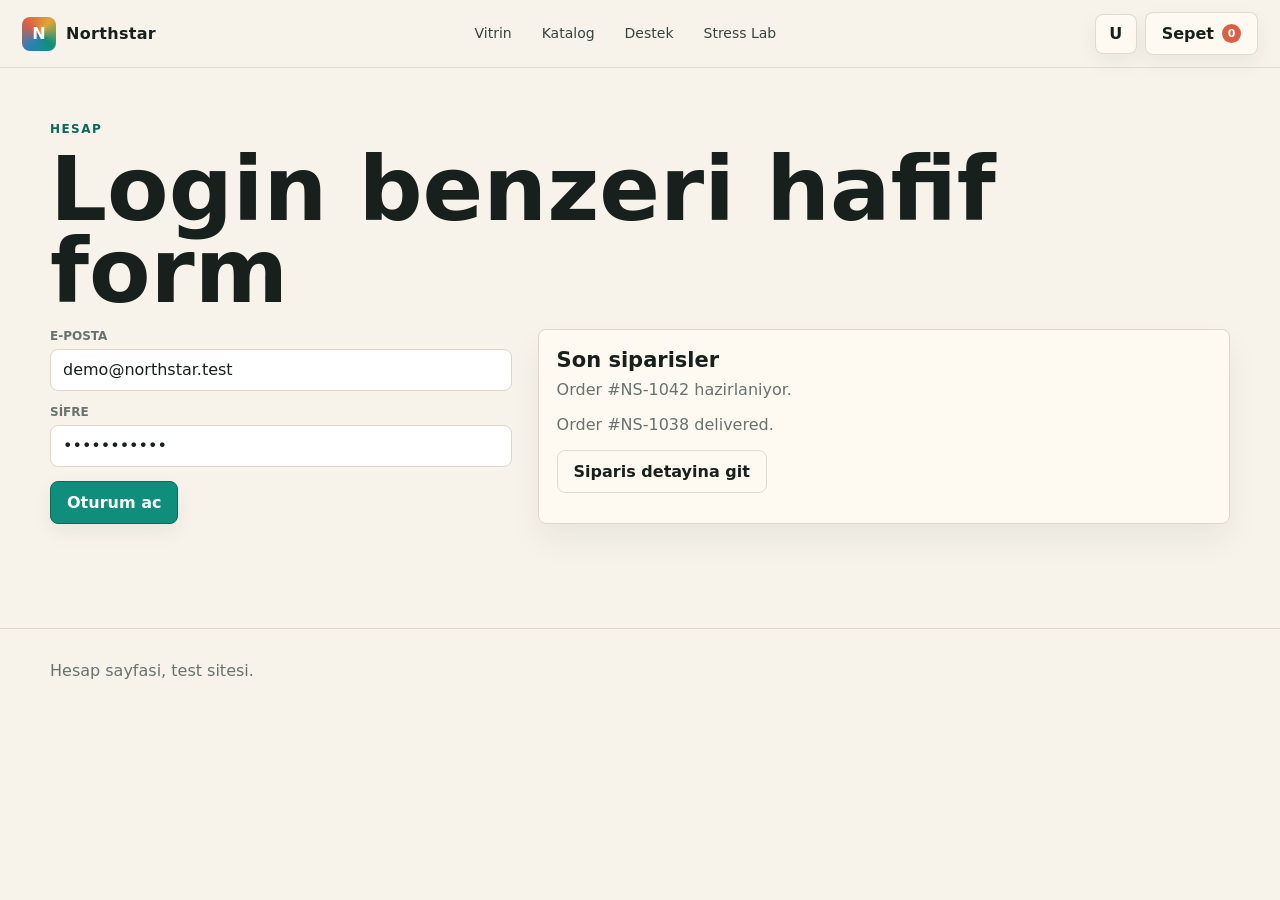
<file: account.html>
<!doctype html>
<html lang="tr">
<head>
  <meta charset="utf-8">
  <meta name="viewport" content="width=device-width, initial-scale=1">
  <title>Hesap | Northstar Test Shop</title>
  <link rel="stylesheet" href="assets/site.css">
</head>
<body>
  <div class="token-banner" data-token-banner>Workzy token yok. <form data-token-form style="display:inline"><input data-token-input placeholder="Public token yapistir"><button class="btn primary" type="submit">Bagla</button></form></div>
  <header class="topbar">
    <a class="brand" href="index.html"><span class="brand-mark">N</span><span>Northstar</span></a>
    <nav class="nav"><a href="index.html">Vitrin</a><a href="catalog.html">Katalog</a><a href="support.html">Destek</a><a href="stress.html">Stress Lab</a></nav>
    <div class="actions"><a class="icon-btn" href="account.html" aria-current="page" aria-label="Hesap">U</a><a class="btn" href="cart.html">Sepet <span class="cart-count" data-cart-count>0</span></a></div>
  </header>
  <main class="container section">
    <p class="eyebrow">Hesap</p>
    <h1>Login benzeri hafif form</h1>
    <div class="split">
      <form>
        <div class="field"><label>E-posta</label><input class="input" type="email" value="demo@northstar.test"></div>
        <div class="field"><label>Sifre</label><input class="input" type="password" value="workzy-test"></div>
        <button class="btn primary" type="submit">Oturum ac</button>
      </form>
      <div class="card"><div class="card-body"><h3>Son siparisler</h3><p class="muted">Order #NS-1042 hazirlaniyor.</p><p class="muted">Order #NS-1038 delivered.</p><a class="btn ghost" href="success.html?order=NS-1042">Siparis detayina git</a></div></div>
    </div>
  </main>
  <footer class="footer"><div class="container">Hesap sayfasi, test sitesi.</div></footer>
  <div class="toast" data-toast></div>
  <script src="assets/app.js" defer></script>
</body>
</html>
</file>
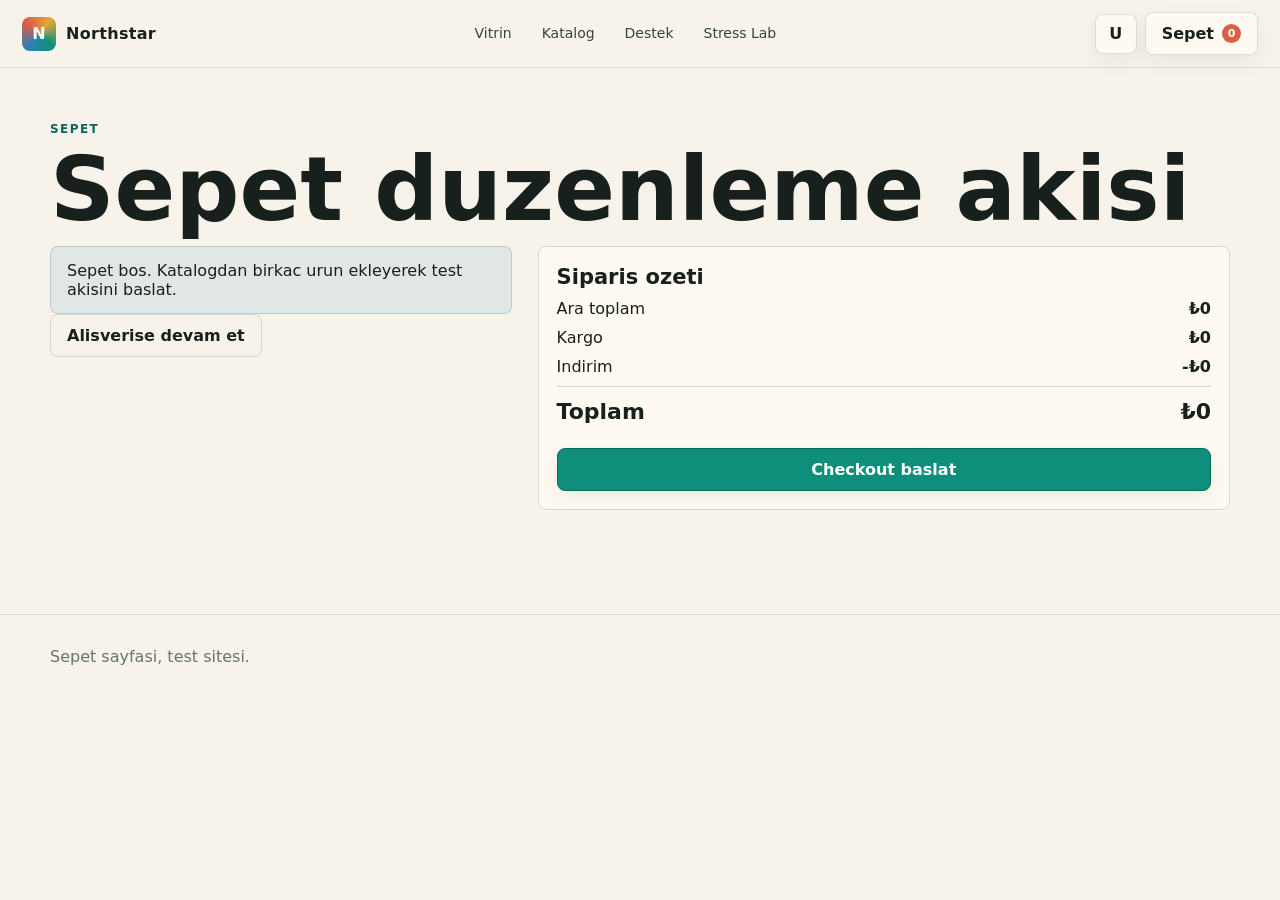
<file: cart.html>
<!doctype html>
<html lang="tr">
<head>
  <meta charset="utf-8">
  <meta name="viewport" content="width=device-width, initial-scale=1">
  <title>Sepet | Northstar Test Shop</title>
  <link rel="stylesheet" href="assets/site.css">
</head>
<body>
  <div class="token-banner" data-token-banner>Workzy token yok. <form data-token-form style="display:inline"><input data-token-input placeholder="Public token yapistir"><button class="btn primary" type="submit">Bagla</button></form></div>
  <header class="topbar">
    <a class="brand" href="index.html"><span class="brand-mark">N</span><span>Northstar</span></a>
    <nav class="nav"><a href="index.html">Vitrin</a><a href="catalog.html">Katalog</a><a href="support.html">Destek</a><a href="stress.html">Stress Lab</a></nav>
    <div class="actions"><a class="icon-btn" href="account.html" aria-label="Hesap">U</a><a class="btn" href="cart.html" aria-current="page">Sepet <span class="cart-count" data-cart-count>0</span></a></div>
  </header>
  <main class="container section">
    <p class="eyebrow">Sepet</p>
    <h1>Sepet duzenleme akisi</h1>
    <div class="split">
      <section><div data-cart></div><p><a class="btn ghost" href="catalog.html">Alisverise devam et</a></p></section>
      <aside class="summary"><h3>Siparis ozeti</h3><div data-summary></div><a class="btn primary" style="width:100%; margin-top:14px" href="checkout.html" data-workzy-track>Checkout baslat</a></aside>
    </div>
  </main>
  <footer class="footer"><div class="container">Sepet sayfasi, test sitesi.</div></footer>
  <div class="toast" data-toast></div>
  <script src="assets/app.js" defer></script>
</body>
</html>
</file>
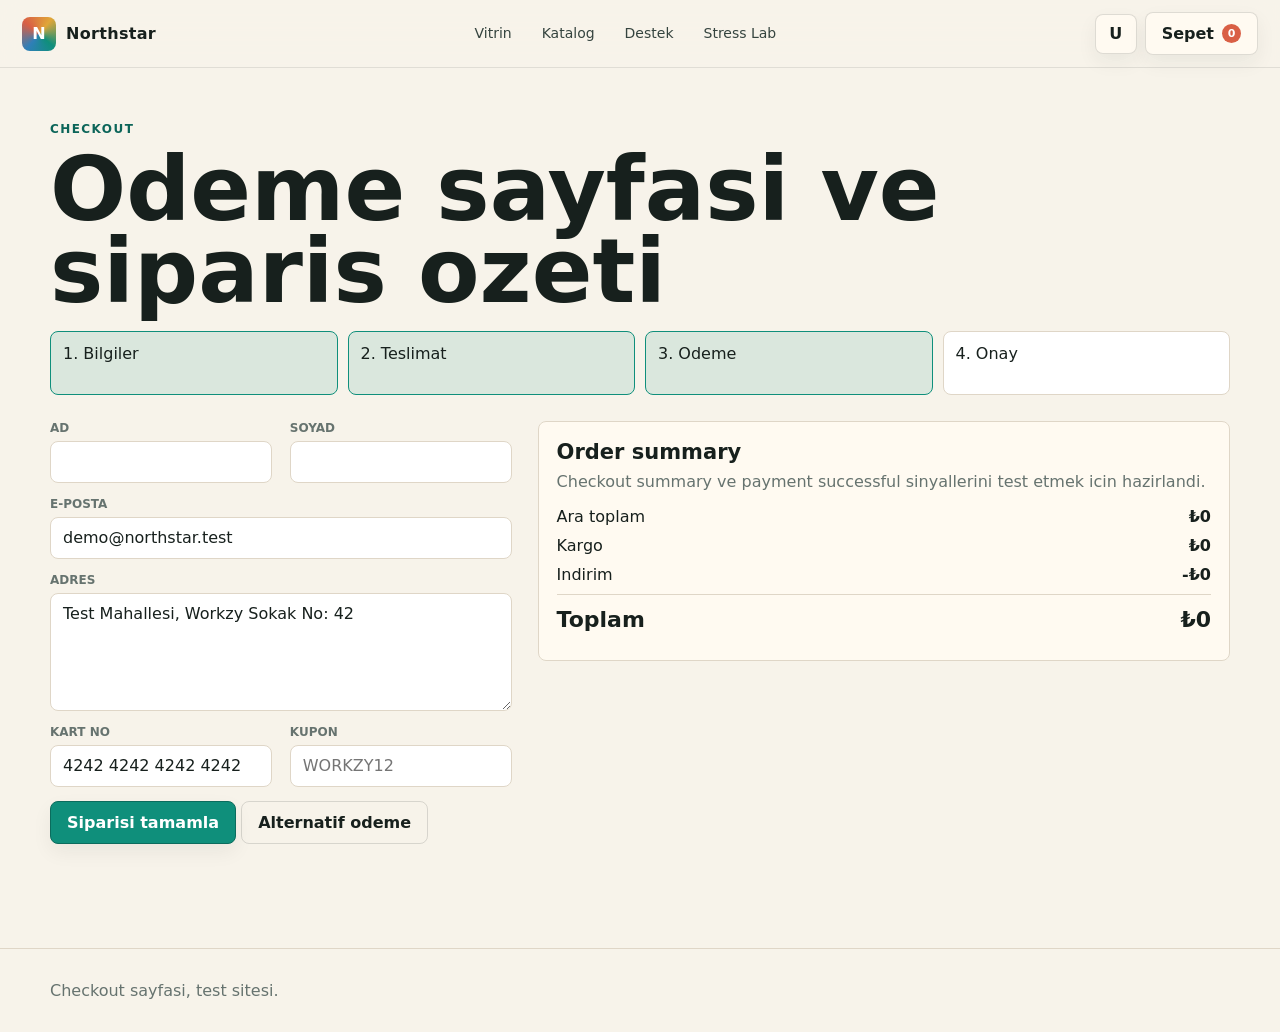
<file: checkout.html>
<!doctype html>
<html lang="tr">
<head>
  <meta charset="utf-8">
  <meta name="viewport" content="width=device-width, initial-scale=1">
  <title>Checkout | Northstar Test Shop</title>
  <link rel="stylesheet" href="assets/site.css">
</head>
<body>
  <div class="token-banner" data-token-banner>Workzy token yok. <form data-token-form style="display:inline"><input data-token-input placeholder="Public token yapistir"><button class="btn primary" type="submit">Bagla</button></form></div>
  <header class="topbar">
    <a class="brand" href="index.html"><span class="brand-mark">N</span><span>Northstar</span></a>
    <nav class="nav"><a href="index.html">Vitrin</a><a href="catalog.html">Katalog</a><a href="support.html">Destek</a><a href="stress.html">Stress Lab</a></nav>
    <div class="actions"><a class="icon-btn" href="account.html" aria-label="Hesap">U</a><a class="btn" href="cart.html">Sepet <span class="cart-count" data-cart-count>0</span></a></div>
  </header>
  <main class="container section">
    <p class="eyebrow">Checkout</p>
    <h1>Odeme sayfasi ve siparis ozeti</h1>
    <div class="steps"><div class="step active">1. Bilgiler</div><div class="step active">2. Teslimat</div><div class="step active">3. Odeme</div><div class="step">4. Onay</div></div>
    <div class="split">
      <form data-checkout-form>
        <div class="grid two">
          <div class="field"><label>Ad</label><input class="input" name="first_name" autocomplete="given-name" required></div>
          <div class="field"><label>Soyad</label><input class="input" name="last_name" autocomplete="family-name" required></div>
        </div>
        <div class="field"><label>E-posta</label><input class="input" type="email" name="email" value="demo@northstar.test" required></div>
        <div class="field"><label>Adres</label><textarea name="address" required>Test Mahallesi, Workzy Sokak No: 42</textarea></div>
        <div class="grid two">
          <div class="field"><label>Kart no</label><input class="input" inputmode="numeric" value="4242 4242 4242 4242" required></div>
          <div class="field"><label>Kupon</label><input class="input" name="coupon" placeholder="WORKZY12"></div>
        </div>
        <button class="btn primary cta" type="submit">Siparisi tamamla</button>
        <button class="btn ghost" type="button" data-rage>Alternatif odeme</button>
      </form>
      <aside class="summary"><h3>Order summary</h3><p class="muted">Checkout summary ve payment successful sinyallerini test etmek icin hazirlandi.</p><div data-summary></div></aside>
    </div>
  </main>
  <footer class="footer"><div class="container">Checkout sayfasi, test sitesi.</div></footer>
  <div class="toast" data-toast></div>
  <script src="assets/app.js" defer></script>
</body>
</html>
</file>
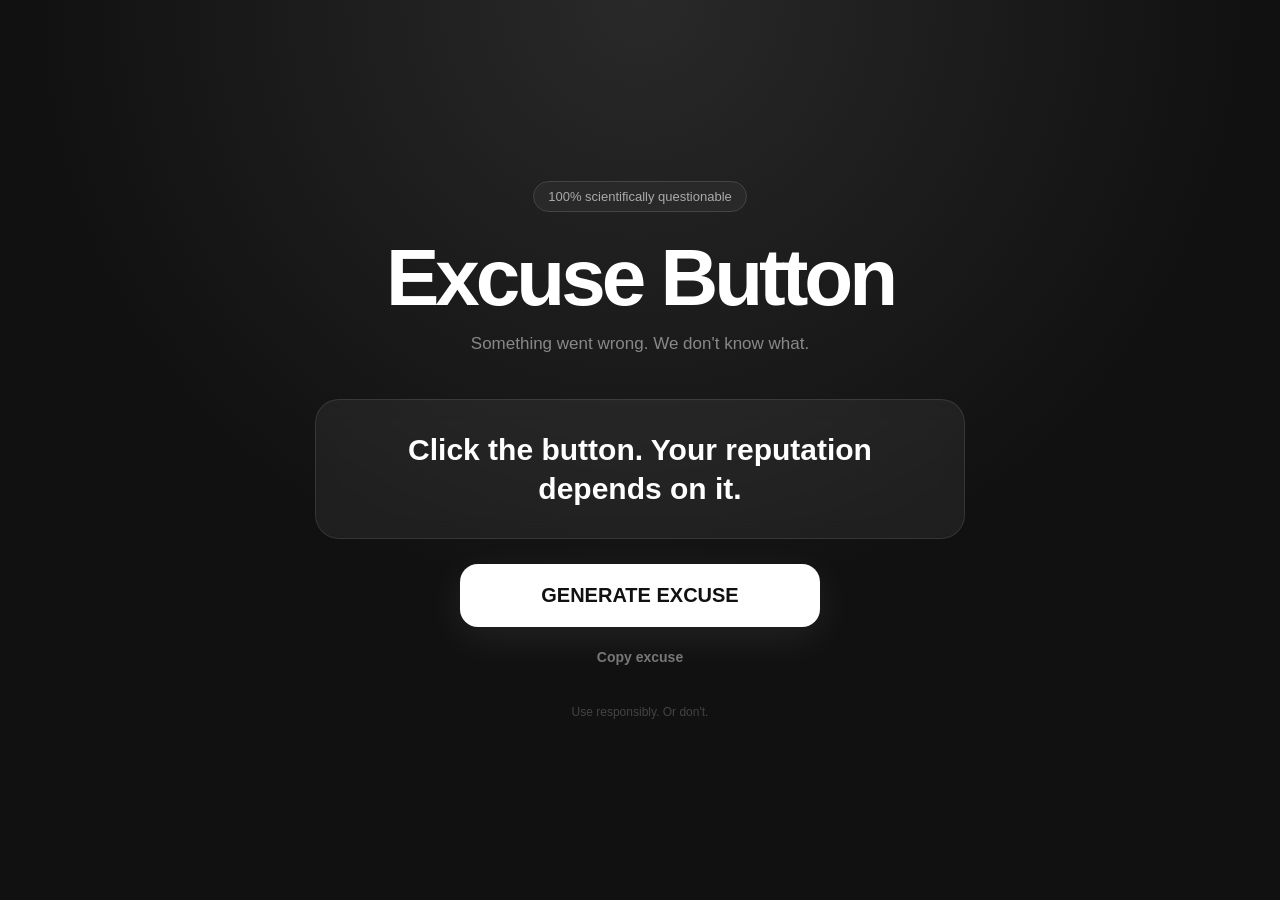
<file: excuse-button.html>
<!DOCTYPE html>
<html lang="en">
<head>
    <meta charset="UTF-8">
    <meta name="viewport" content="width=device-width, initial-scale=1.0">
    <title>Excuse Button</title>

    <style>
        * {
            box-sizing: border-box;
            margin: 0;
            padding: 0;
        }

        body {
            min-height: 100vh;
            display: flex;
            justify-content: center;
            align-items: center;
            font-family: Arial, sans-serif;
            background:
                radial-gradient(circle at top, #292929, #111 55%);
            color: white;
            overflow: hidden;
        }

        .container {
            width: 90%;
            max-width: 650px;
            text-align: center;
        }

        .badge {
            display: inline-block;
            padding: 7px 14px;
            border-radius: 999px;
            background: #292929;
            border: 1px solid #444;
            color: #aaa;
            font-size: 13px;
            margin-bottom: 20px;
        }

        h1 {
            font-size: clamp(42px, 9vw, 80px);
            letter-spacing: -4px;
            margin-bottom: 10px;
        }

        .subtitle {
            color: #888;
            font-size: 17px;
            margin-bottom: 45px;
        }

        .excuse-box {
            min-height: 130px;
            padding: 30px;
            border-radius: 24px;
            background: rgba(255,255,255,0.06);
            border: 1px solid rgba(255,255,255,0.1);
            display: flex;
            justify-content: center;
            align-items: center;
            margin-bottom: 25px;
            backdrop-filter: blur(10px);
        }

        #excuse {
            font-size: clamp(20px, 4vw, 30px);
            font-weight: 600;
            line-height: 1.3;
        }

        button {
            width: 100%;
            max-width: 360px;
            padding: 20px 30px;
            border: none;
            border-radius: 18px;
            background: white;
            color: #111;
            font-size: 20px;
            font-weight: 800;
            cursor: pointer;
            transition: 0.15s ease;
            box-shadow: 0 10px 40px rgba(255,255,255,0.08);
        }

        button:hover {
            transform: translateY(-3px);
            box-shadow: 0 15px 50px rgba(255,255,255,0.15);
        }

        button:active {
            transform: scale(0.96);
        }

        .copy {
            margin-top: 12px;
            background: transparent;
            color: #777;
            box-shadow: none;
            font-size: 14px;
            padding: 10px;
        }

        .copy:hover {
            color: white;
            box-shadow: none;
        }

        .pop {
            animation: pop 0.25s ease;
        }

        @keyframes pop {
            0% {
                transform: scale(0.96);
                opacity: 0;
            }
            100% {
                transform: scale(1);
                opacity: 1;
            }
        }

        footer {
            margin-top: 30px;
            color: #444;
            font-size: 12px;
        }
    </style>
</head>

<body>

<div class="container">

    <div class="badge">100% scientifically questionable</div>

    <h1>Excuse Button</h1>

    <p class="subtitle">
        Something went wrong. We don't know what.
    </p>

    <div class="excuse-box">
        <div id="excuse">
            Click the button. Your reputation depends on it.
        </div>
    </div>

    <button onclick="generateExcuse()">
        GENERATE EXCUSE
    </button>

    <button class="copy" onclick="copyExcuse()">
        Copy excuse
    </button>

    <footer>
        Use responsibly. Or don't.
    </footer>

</div>

<script>

const excuses = [

    // Teknoloji
    "The electricity went out at the worst possible moment.",
    "My Wi-Fi suddenly stopped working.",
    "My phone died and I couldn't charge it.",
    "My computer decided to update itself.",
    "The internet was being extremely weird today.",
    "My device crashed before I could finish.",
    "Something went wrong with my charger.",
    "My computer froze and took everything with it.",
    "The power went out and I lost everything.",
    "My Wi-Fi exploded emotionally.",

    // Ev / aile
    "Something unexpected happened at home.",
    "There was a family situation I had to deal with.",
    "My parents needed my help with something.",
    "I had to take care of something at home.",
    "There was a small emergency at home.",
    "I completely lost track of time because of something at home.",

    // Ulaşım
    "Traffic was much worse than I expected.",
    "My ride was delayed.",
    "Public transportation decided not to cooperate today.",
    "I got stuck on the way here.",
    "There was an unexpected delay on the road.",
    "Something happened with my transportation.",

    // Genel
    "I had a really unexpected problem come up.",
    "Something completely unexpected happened.",
    "I thought I had more time than I actually did.",
    "I was dealing with something I didn't plan for.",
    "Things got a little more complicated than expected.",
    "I genuinely planned to do it earlier.",
    "I completely underestimated how long it would take.",
    "I had everything under control until I didn't.",
    "My entire schedule fell apart.",
    "Today just did not go according to plan.",

    // Aşırı absürt
    "A chicken blocked the road.",
    "My alarm clock betrayed me.",
    "I was ready, but reality wasn't.",
    "My brain temporarily disconnected from the server.",
    "I experienced an unexpected system failure.",
    "I was physically present, but mentally still loading.",
    "The universe had other plans.",
    "I blame the laws of physics.",
    "There was an incident involving a suspicious pigeon.",
    "I would explain, but honestly I'm still trying to understand it.",

    // Hafif resmi
    "I apologize for the inconvenience. An unforeseen issue occurred.",
    "Unfortunately, an unexpected technical issue prevented me from completing it.",
    "I encountered an unforeseen problem and wasn't able to finish on time.",
    "There was an unexpected circumstance that required my attention.",
    "I experienced an issue that was outside of my control."

];

let lastExcuse = "";

function generateExcuse() {

    let excuse;

    do {
        excuse = excuses[Math.floor(Math.random() * excuses.length)];
    } while (excuse === lastExcuse && excuses.length > 1);

    lastExcuse = excuse;

    const element = document.getElementById("excuse");

    element.classList.remove("pop");

    void element.offsetWidth;

    element.innerText = excuse;
    element.classList.add("pop");
}

function copyExcuse() {

    if (!lastExcuse) {
        generateExcuse();
    }

    navigator.clipboard.writeText(lastExcuse);

    const button = document.querySelector(".copy");
    const oldText = button.innerText;

    button.innerText = "Copied ✓";

    setTimeout(() => {
        button.innerText = oldText;
    }, 1200);
}

</script>

</body>
</html>
</file>
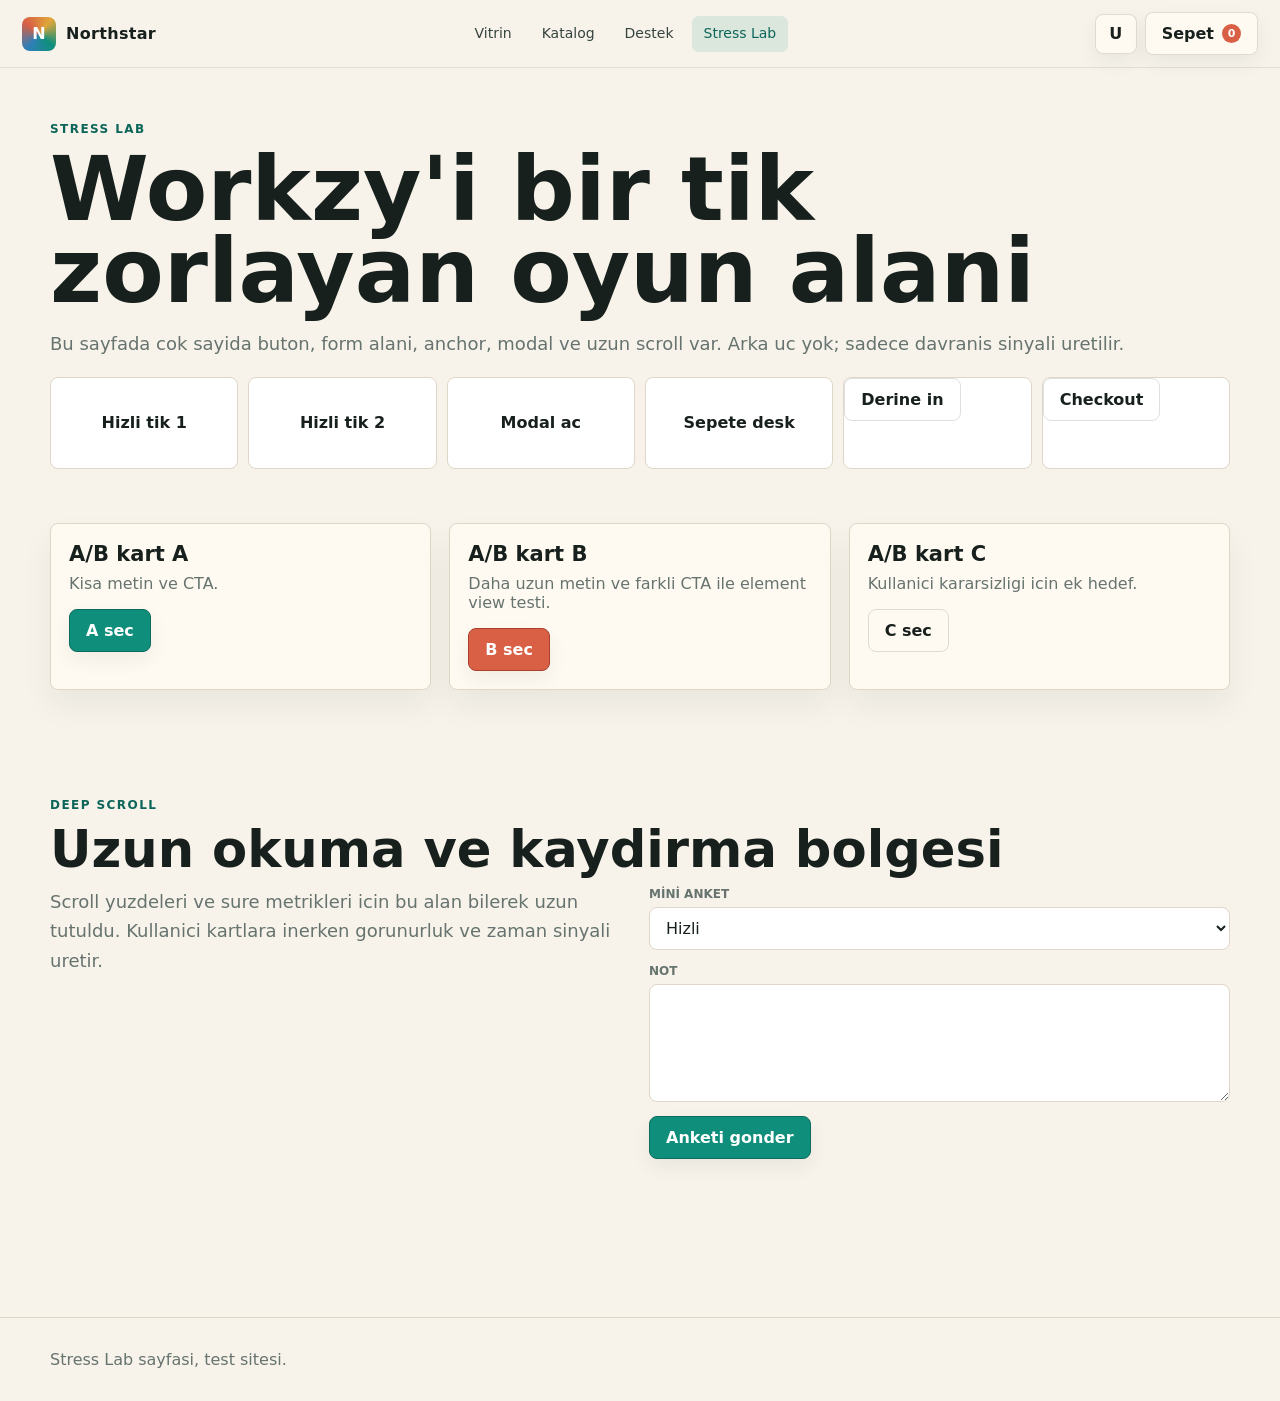
<file: stress.html>
<!doctype html>
<html lang="tr">
<head>
  <meta charset="utf-8">
  <meta name="viewport" content="width=device-width, initial-scale=1">
  <title>Stress Lab | Northstar Test Shop</title>
  <link rel="stylesheet" href="assets/site.css">
</head>
<body>
  <div class="token-banner" data-token-banner>Workzy token yok. <form data-token-form style="display:inline"><input data-token-input placeholder="Public token yapistir"><button class="btn primary" type="submit">Bagla</button></form></div>
  <header class="topbar">
    <a class="brand" href="index.html"><span class="brand-mark">N</span><span>Northstar</span></a>
    <nav class="nav"><a href="index.html">Vitrin</a><a href="catalog.html">Katalog</a><a href="support.html">Destek</a><a href="stress.html" aria-current="page">Stress Lab</a></nav>
    <div class="actions"><a class="icon-btn" href="account.html" aria-label="Hesap">U</a><a class="btn" href="cart.html">Sepet <span class="cart-count" data-cart-count>0</span></a></div>
  </header>
  <main class="container section">
    <p class="eyebrow">Stress Lab</p>
    <h1>Workzy'i bir tik zorlayan oyun alani</h1>
    <p class="lead">Bu sayfada cok sayida buton, form alani, anchor, modal ve uzun scroll var. Arka uc yok; sadece davranis sinyali uretilir.</p>
    <div class="stress-board">
      <div class="stress-tile"><button data-rage>Hizli tik 1</button></div>
      <div class="stress-tile"><button data-rage>Hizli tik 2</button></div>
      <div class="stress-tile"><button data-open-modal="labModal">Modal ac</button></div>
      <div class="stress-tile"><button data-add="desk-kit">Sepete desk</button></div>
      <div class="stress-tile"><a class="btn ghost" href="#deep-scroll">Derine in</a></div>
      <div class="stress-tile"><a class="btn ghost" href="checkout.html">Checkout</a></div>
    </div>
    <section class="section grid">
      <article class="card"><div class="card-body"><h3>A/B kart A</h3><p class="muted">Kisa metin ve CTA.</p><button class="btn primary">A sec</button></div></article>
      <article class="card"><div class="card-body"><h3>A/B kart B</h3><p class="muted">Daha uzun metin ve farkli CTA ile element view testi.</p><button class="btn coral">B sec</button></div></article>
      <article class="card"><div class="card-body"><h3>A/B kart C</h3><p class="muted">Kullanici kararsizligi icin ek hedef.</p><button class="btn ghost">C sec</button></div></article>
    </section>
    <section class="section" id="deep-scroll">
      <p class="eyebrow">Deep scroll</p>
      <h2>Uzun okuma ve kaydirma bolgesi</h2>
      <div class="grid two">
        <p class="lead">Scroll yuzdeleri ve sure metrikleri icin bu alan bilerek uzun tutuldu. Kullanici kartlara inerken gorunurluk ve zaman sinyali uretir.</p>
        <form><div class="field"><label>Mini anket</label><select><option>Hizli</option><option>Normal</option><option>Yavas</option></select></div><div class="field"><label>Not</label><textarea></textarea></div><button class="btn primary" type="submit">Anketi gonder</button></form>
      </div>
    </section>
  </main>
  <div class="modal" id="labModal"><div class="modal-panel"><div class="card-body"><h2>Lab modal</h2><p class="muted">Bu pencere ayni sayfada DOM degisimi ve tiklama izleme testi yapar.</p><button class="btn primary" data-close-modal>Kapat</button></div></div></div>
  <footer class="footer"><div class="container">Stress Lab sayfasi, test sitesi.</div></footer>
  <div class="toast" data-toast></div>
  <script src="assets/app.js" defer></script>
</body>
</html>
</file>
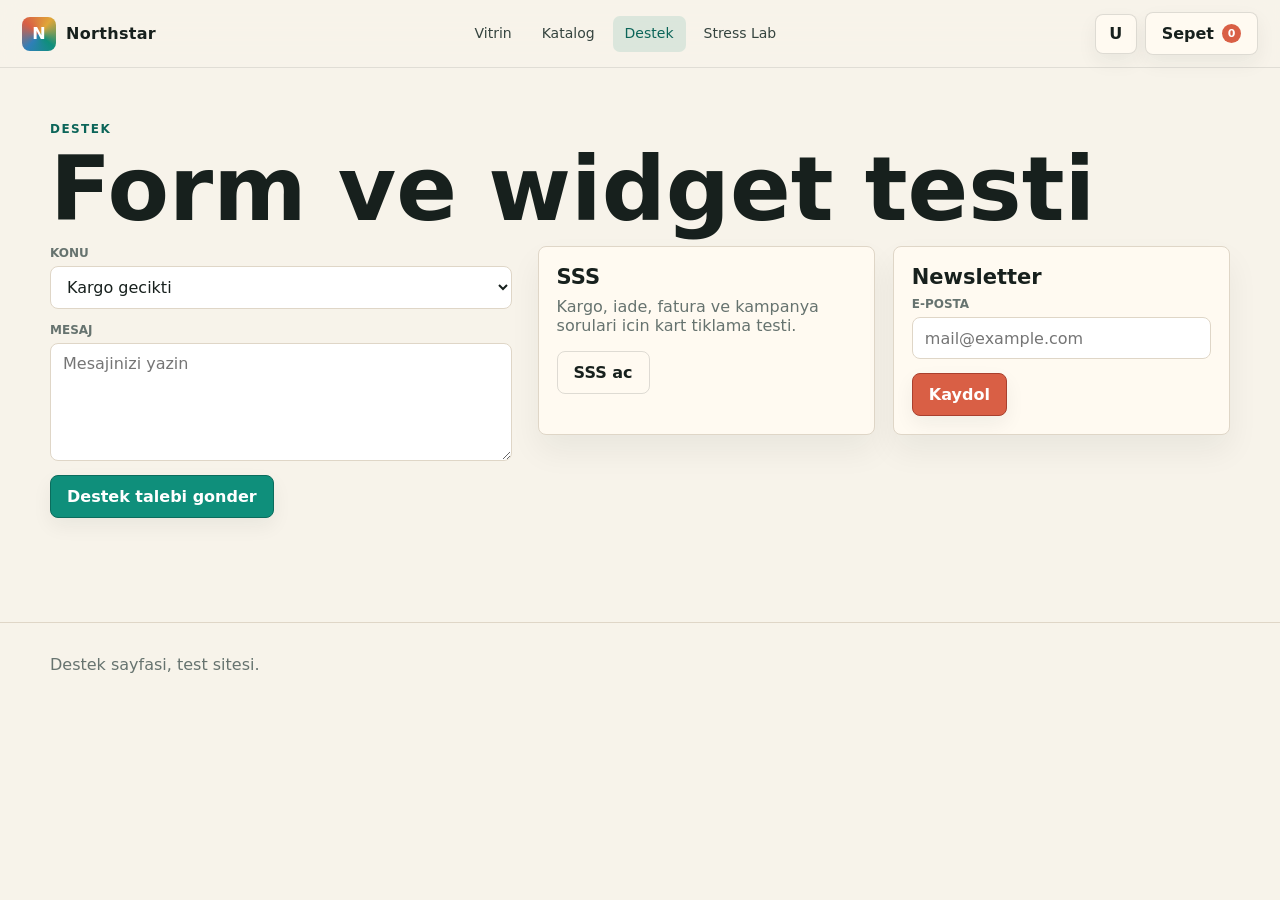
<file: support.html>
<!doctype html>
<html lang="tr">
<head>
  <meta charset="utf-8">
  <meta name="viewport" content="width=device-width, initial-scale=1">
  <title>Destek | Northstar Test Shop</title>
  <link rel="stylesheet" href="assets/site.css">
</head>
<body>
  <div class="token-banner" data-token-banner>Workzy token yok. <form data-token-form style="display:inline"><input data-token-input placeholder="Public token yapistir"><button class="btn primary" type="submit">Bagla</button></form></div>
  <header class="topbar">
    <a class="brand" href="index.html"><span class="brand-mark">N</span><span>Northstar</span></a>
    <nav class="nav"><a href="index.html">Vitrin</a><a href="catalog.html">Katalog</a><a href="support.html" aria-current="page">Destek</a><a href="stress.html">Stress Lab</a></nav>
    <div class="actions"><a class="icon-btn" href="account.html" aria-label="Hesap">U</a><a class="btn" href="cart.html">Sepet <span class="cart-count" data-cart-count>0</span></a></div>
  </header>
  <main class="container section">
    <p class="eyebrow">Destek</p>
    <h1>Form ve widget testi</h1>
    <div class="split">
      <form>
        <div class="field"><label>Konu</label><select name="topic"><option>Kargo gecikti</option><option>Urun onerisi</option><option>Iade talebi</option><option>Kurumsal teklif</option></select></div>
        <div class="field"><label>Mesaj</label><textarea name="message" placeholder="Mesajinizi yazin"></textarea></div>
        <button class="btn primary" type="submit">Destek talebi gonder</button>
      </form>
      <section class="grid two">
        <article class="card"><div class="card-body"><h3>SSS</h3><p class="muted">Kargo, iade, fatura ve kampanya sorulari icin kart tiklama testi.</p><button class="btn ghost" data-open-modal="faqModal">SSS ac</button></div></article>
        <article class="card"><div class="card-body"><h3>Newsletter</h3><form><div class="field"><label>E-posta</label><input class="input" type="email" placeholder="mail@example.com"></div><button class="btn coral" type="submit">Kaydol</button></form></div></article>
      </section>
    </div>
  </main>
  <div class="modal" id="faqModal"><div class="modal-panel"><div class="card-body"><h2>Sik sorulanlar</h2><p class="muted">Bu modal DOM mutation ve element view testlerine yardimci olur.</p><button class="btn primary" data-close-modal>Kapat</button></div></div></div>
  <footer class="footer"><div class="container">Destek sayfasi, test sitesi.</div></footer>
  <div class="toast" data-toast></div>
  <script src="assets/app.js" defer></script>
</body>
</html>
</file>
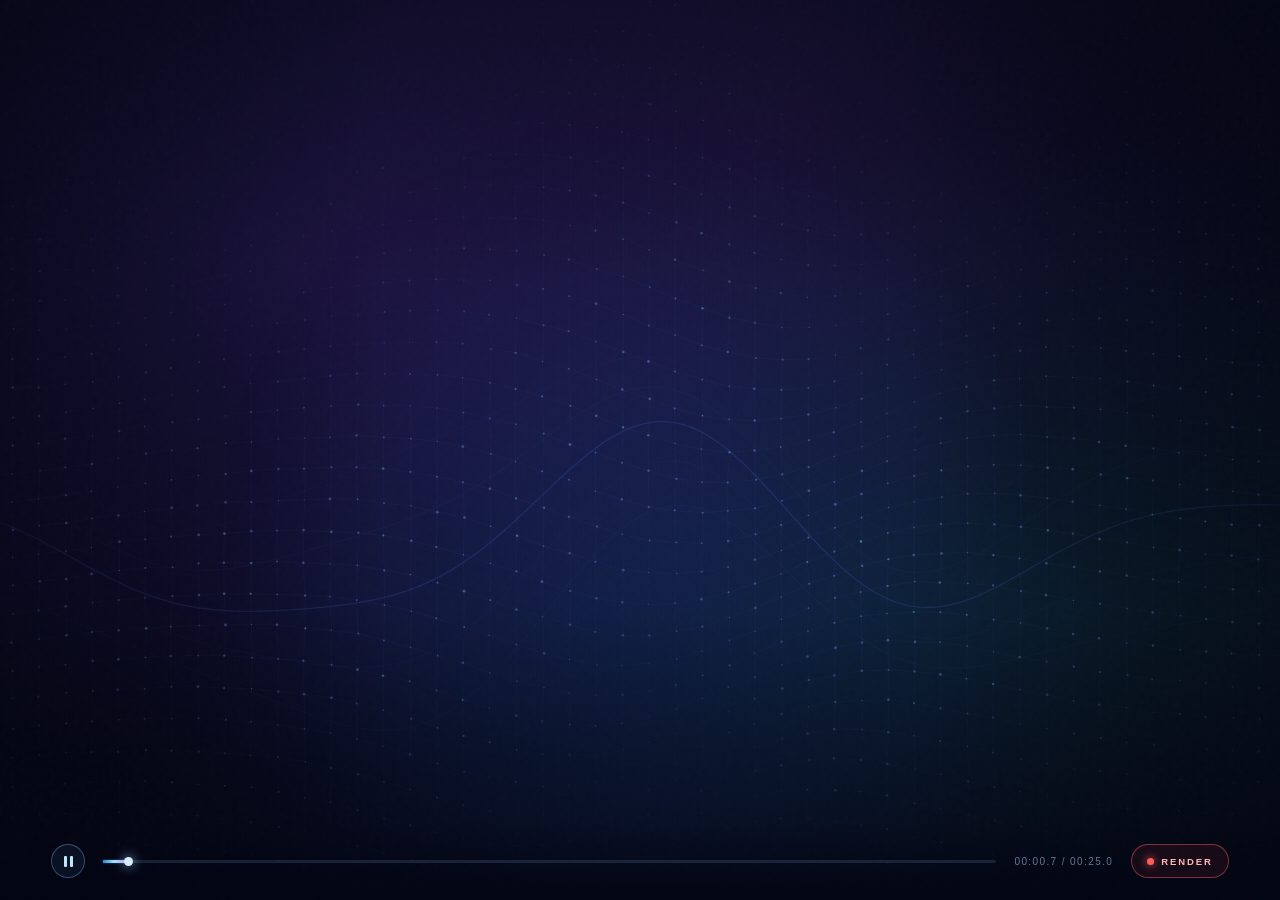
<file: thero-1-image.html>
<!doctype html>
<html lang="en">
<head>
<meta charset="utf-8">
<meta name="viewport" content="width=device-width,initial-scale=1">
<meta name="theme-color" content="#05071a">
<title>Thero-1 Image — Motion Reel</title>
<style>
  :root{
    color-scheme:dark;
    --bg:#05071a;
    --c-blue:#6ab4ff;
    --c-cyan:#a2e8ff;
    --c-violet:#b79cff;
    --c-teal:#6ff0d4;
    --c-peach:#ffc2a8;
  }
  *{ box-sizing:border-box; }
  html,body{ margin:0; width:100%; height:100%; overflow:hidden; background:#000; }
  body{
    font-family: Inter,"SF Pro Display","Segoe UI",Roboto,Helvetica,Arial,sans-serif;
    color:#eef6ff; -webkit-font-smoothing:antialiased; text-rendering:optimizeLegibility;
  }

  .scene{
    position:relative; isolation:isolate; width:100%; height:100vh; height:100dvh; overflow:hidden;
    background:
      radial-gradient(ellipse at 22% 28%, rgba(90,55,175,.32), transparent 58%),
      radial-gradient(ellipse at 82% 68%, rgba(30,140,150,.22), transparent 56%),
      radial-gradient(ellipse at 50% 105%, rgba(40,75,175,.30), transparent 60%),
      radial-gradient(ellipse at 60% 15%, rgba(150,80,210,.10), transparent 50%),
      linear-gradient(160deg,#05071a 0%,#0a0a24 45%,#050814 100%);
  }
  #wave{ position:absolute; inset:0; width:100%; height:100%; display:block; }

  .vignette{
    position:absolute; inset:0; pointer-events:none;
    background:
      linear-gradient(90deg,rgba(3,5,20,.55),transparent 30%,transparent 70%,rgba(3,5,20,.5)),
      linear-gradient(0deg,rgba(3,5,20,.75),transparent 32%,transparent 68%,rgba(3,5,20,.22));
  }
  .grain{
    position:absolute; inset:0; opacity:.035; pointer-events:none;
    background-image:url("data:image/svg+xml,%3Csvg viewBox='0 0 180 180' xmlns='http://www.w3.org/2000/svg'%3E%3Cfilter id='n'%3E%3CfeTurbulence type='fractalNoise' baseFrequency='.85' numOctaves='3' stitchTiles='stitch'/%3E%3C/filter%3E%3Crect width='100%25' height='100%25' filter='url(%23n)' opacity='.65'/%3E%3C/svg%3E");
  }
  .blackout{ position:absolute; inset:0; background:#000; pointer-events:none; z-index:40; opacity:1; }

  .stage{
    position:absolute; inset:0; z-index:10; pointer-events:none;
    transform-origin:50% 50%; will-change:transform;
  }

  .layer{
    position:absolute; inset:0; opacity:0; visibility:hidden;
    display:flex; align-items:center; justify-content:center; text-align:center;
    padding:clamp(24px,6vw,90px) clamp(22px,6vw,80px);
    will-change:opacity,transform,filter;
  }

  /* ---------- title ---------- */
  .lockup{ transform:translateY(-1%); }
  .eyebrow{
    display:flex; align-items:center; justify-content:center; gap:11px;
    margin-bottom:clamp(16px,2.4vh,24px);
    color:var(--c-cyan); font-size:10px; font-weight:650; letter-spacing:.32em; text-transform:uppercase;
    --ls: 0;
  }
  .eyebrow::before,.eyebrow::after{
    content:""; height:1px; width:26px;
    background:linear-gradient(90deg,transparent,rgba(162,232,255,.75));
    transform:scaleX(var(--ls));
    transform-origin:right center;
  }
  .eyebrow::after{ transform-origin:left center; }

  h1.title{
    margin:0; font-size:clamp(44px,9.2vw,118px); line-height:1; letter-spacing:-.062em; font-weight:560;
    color:#f2f8ff; text-shadow:0 0 34px rgba(87,170,255,.22), 0 2px 2px rgba(0,0,0,.35);
  }
  .ch{
    display:inline-block; overflow:hidden; vertical-align:bottom; line-height:1;
    padding-bottom:.18em; margin-bottom:-.18em;
  }
  .ch > i{ display:inline-block; font-style:normal; will-change:transform; }
  .thin > i{
    font-weight:300;
    background:linear-gradient(100deg, var(--c-cyan), var(--c-blue) 55%, var(--c-violet));
    -webkit-background-clip:text; background-clip:text; color:transparent;
  }
  #titleThin{ margin-left:.16em; }

  .rule{
    height:1px; width:min(340px,64vw); margin:clamp(18px,2.8vh,26px) auto clamp(12px,2vh,18px);
    background:linear-gradient(90deg,transparent,rgba(162,232,255,.7),rgba(185,160,255,.9),rgba(110,240,212,.7),transparent);
    box-shadow:0 0 18px rgba(120,170,255,.4); transform:scaleX(0); transform-origin:center;
  }
  .tagline{
    margin:0; font-size:clamp(12px,1.45vw,17px); letter-spacing:.06em;
    color:rgba(200,220,246,.75); font-weight:400;
  }

  /* ---------- word reel ---------- */
  #layerK{ padding:0; display:block; }
  .reel-wrap{
    position:relative; width:100%; height:100%; overflow:hidden;
  }
  .reel-glow{
    position:absolute;
    left:50%; top:50%;
    width:70vmin; height:70vmin;
    border-radius:50%;
    background:radial-gradient(circle, rgba(150,200,255,.22) 0%, rgba(150,140,255,.10) 35%, transparent 65%);
    transform:translate(-50%, -50%);
    opacity:0;
    filter:blur(34px);
    pointer-events:none;
    will-change:opacity;
  }
  .reel-word-wrap{
    position:absolute; inset:0;
    display:flex; align-items:center; justify-content:center;
    padding:0 4vw;
    pointer-events:none;
  }
  .reel-word-group{
    position:relative;
    display:inline-block;
    transform-origin:center center;
    will-change:transform,opacity,filter;
  }
  .reel-word{
    display:inline-block;
    font-size:clamp(56px, 12.5vw, 164px);
    font-weight:560; letter-spacing:-.06em; line-height:1;
    color:#f2f8ff;
    text-shadow:0 0 44px rgba(87,170,255,.30), 0 2px 3px rgba(0,0,0,.4);
    white-space:nowrap;
  }
  .reel-word.accent{
    background:linear-gradient(100deg, var(--from), var(--to));
    -webkit-background-clip:text; background-clip:text; color:transparent;
    text-shadow:none;
    filter:drop-shadow(0 0 28px rgba(120,180,255,.4));
  }
  .reel-bar{
    position:absolute;
    left:50%;
    bottom:-18%;
    transform:translateX(-50%) scaleX(0);
    transform-origin:center center;
    width:72%;
    height:2px;
    border-radius:1px;
    background:linear-gradient(90deg, transparent, #a2e8ff 25%, #b79cff 75%, transparent);
    box-shadow:0 0 14px rgba(150, 200, 255, 0.65), 0 0 4px rgba(180, 160, 255, 0.9);
    opacity:0;
    will-change:opacity, transform;
  }
  .reel-dots{
    position:absolute;
    left:50%;
    bottom:14%;
    transform:translateX(-50%);
    display:flex;
    gap:11px;
    opacity:0;
    pointer-events:none;
  }
  .reel-dot{
    width:6px; height:6px;
    border-radius:50%;
    background:rgba(160, 200, 240, 0.28);
    transition:background 0.35s ease, box-shadow 0.35s ease, transform 0.35s ease;
  }
  .reel-dot.active{
    background:#a2e8ff;
    box-shadow:0 0 12px #a2e8ff, 0 0 4px #d4ecff;
    transform:scale(1.45);
  }

  /* ---------- features ---------- */
  .features{
    list-style:none; margin:0; padding:0; width:min(760px,88vw);
    display:flex; flex-direction:column; gap:clamp(18px,3vh,32px);
    text-align:left;
  }
  .features li{
    display:flex; align-items:center; gap:clamp(14px,2vw,24px);
    opacity:0; will-change:transform,opacity;
  }
  .features .num{
    font-size:clamp(11px,1.25vw,13px); font-weight:650; letter-spacing:.22em;
    min-width:2.6em; text-align:right;
    background:var(--g);
    -webkit-background-clip:text; background-clip:text; color:transparent;
  }
  .features .txt{
    font-size:clamp(14px,1.9vw,22px); color:#e6f1ff; font-weight:450;
    letter-spacing:-.01em; white-space:nowrap;
  }
  .features .line{
    flex:1; height:1px; min-width:20px;
    transform:scaleX(0); transform-origin:left center;
    background:linear-gradient(90deg, var(--lc1), var(--lc2));
  }

  /* ---------- manifesto ---------- */
  .kicker{
    font-size:10px; font-weight:650; letter-spacing:.32em; text-transform:uppercase;
    color:var(--c-cyan); margin-bottom:clamp(14px,2.2vh,22px); opacity:0;
  }
  .stmt h2{
    margin:0; font-size:clamp(30px,5.6vw,78px); line-height:1.06;
    letter-spacing:-.05em; font-weight:520; color:#f2f8ff; opacity:0;
  }
  .w{ display:inline-block; will-change:transform,opacity,filter; }
  .w.accent{
    background:linear-gradient(100deg, var(--c-cyan), var(--c-violet) 45%, var(--c-teal) 80%, var(--c-cyan));
    -webkit-background-clip:text; background-clip:text; color:transparent;
    text-shadow:0 0 26px rgba(150,180,255,.55);
  }

  /* ---------- outro ---------- */
  .end{
    display:flex; flex-direction:column; align-items:center;
    gap:clamp(12px,1.8vh,18px);
  }
  .end-brand{
    font-size:clamp(26px,3.6vw,52px); font-weight:520; letter-spacing:-.02em;
    color:#f2f8ff;
    text-shadow:0 0 44px rgba(120,170,255,.30), 0 2px 2px rgba(0,0,0,.35);
    opacity:0; will-change:transform,opacity,filter,letter-spacing;
  }
  .end-rule{
    height:1px; width:0;
    background:linear-gradient(90deg, transparent, rgba(162,232,255,.7), rgba(183,156,255,.7), transparent);
    box-shadow:0 0 12px rgba(120,180,255,.45);
    opacity:0;
  }
  .end-sub{
    font-size:10px; letter-spacing:.4em; text-transform:uppercase;
    background:linear-gradient(100deg, #a2e8ff, #6ab4ff 45%, #b79cff);
    -webkit-background-clip:text; background-clip:text; color:transparent;
    opacity:0; will-change:transform,opacity;
  }

  /* ---------- HUD ---------- */
  .hud{
    position:absolute; left:0; right:0; bottom:0; z-index:60;
    display:flex; align-items:center; gap:clamp(10px,1.6vw,18px);
    padding:clamp(14px,2.4vh,22px) clamp(18px,4vw,52px);
    background:linear-gradient(0deg,rgba(3,5,20,.88),rgba(3,5,20,.35) 55%,rgba(3,5,20,0));
    transition:opacity .45s ease, transform .45s ease; pointer-events:auto;
  }
  .hud.idle{ opacity:0; transform:translateY(8px); pointer-events:none; }

  .play{
    flex:0 0 auto; width:34px; height:34px; border-radius:50%;
    display:grid; place-items:center; cursor:pointer;
    border:1px solid rgba(130,190,255,.35);
    background:rgba(105,186,255,.07); color:#bfe6ff;
    transition:background .2s ease, border-color .2s ease, transform .2s ease;
    padding:0; font-family:inherit;
  }
  .play:hover{ background:rgba(105,186,255,.16); border-color:rgba(130,190,255,.6); }
  .play:active{ transform:scale(.94); }
  .play .bars{ display:flex; gap:3px; }
  .play .bars i{ display:block; width:3px; height:11px; border-radius:1px; background:currentColor; }
  .play .tri{
    display:none; width:0; height:0; margin-left:2px;
    border-left:10px solid currentColor; border-top:6.5px solid transparent; border-bottom:6.5px solid transparent;
  }
  .play.is-paused .bars{ display:none; }
  .play.is-paused .tri{ display:block; }

  .track{
    position:relative; flex:1; height:20px; display:flex; align-items:center; cursor:pointer;
    touch-action:none;
  }
  .track::before{
    content:""; position:absolute; left:0; right:0; height:3px; border-radius:2px;
    background:rgba(130,175,225,.16);
  }
  .fill{
    position:absolute; left:0; right:0; height:3px; border-radius:2px; transform:scaleX(0);
    transform-origin:left center;
    background:linear-gradient(90deg, rgba(60,145,235,.85), #9ce8ff 45%, #c4a8ff 80%, #b6ecff);
    box-shadow:0 0 12px rgba(120,180,255,.55);
  }
  .knob{
    position:absolute; top:50%; left:0; width:9px; height:9px; margin:-4.5px 0 0 -4.5px;
    border-radius:50%; background:#d4eeff; box-shadow:0 0 12px rgba(150,205,255,.9);
  }
  .tc{
    flex:0 0 auto; font-size:10px; letter-spacing:.14em; color:rgba(160,195,230,.6);
    font-variant-numeric:tabular-nums; min-width:9.5em; text-align:right;
  }

  .render{
    flex:0 0 auto; display:inline-flex; align-items:center; gap:7px;
    height:34px; padding:0 15px; border-radius:17px; cursor:pointer;
    border:1px solid rgba(255,95,95,.45);
    background:rgba(255,80,80,.08); color:#ffb6b6;
    font-size:9.5px; letter-spacing:.2em; text-transform:uppercase; font-weight:650;
    font-family:inherit; white-space:nowrap;
    transition:background .2s ease, border-color .2s ease, transform .2s ease, color .2s ease;
  }
  .render:hover{ background:rgba(255,80,80,.18); border-color:rgba(255,95,95,.75); color:#ffd6d6; }
  .render:active{ transform:scale(.96); }
  .render:disabled{ opacity:.55; cursor:progress; }
  .render .dot{
    width:7px; height:7px; border-radius:50%; background:#ff5f5f;
    box-shadow:0 0 9px #ff5f5f; transition:background .2s, box-shadow .2s;
  }
  .render.recording{ background:rgba(255,60,60,.22); color:#fff; border-color:rgba(255,90,90,.9); }
  .render.recording .dot{ background:#ff2b2b; box-shadow:0 0 10px #ff2b2b; animation:pulse 1s ease-in-out infinite; }
  .render.saved{ border-color:rgba(120,235,175,.6); background:rgba(80,220,150,.12); color:#b8f5d5; }
  .render.saved .dot{ background:#6ef0a8; box-shadow:0 0 9px #6ef0a8; }
  @keyframes pulse{ 0%,100%{ opacity:1 } 50%{ opacity:.35 } }

  @media (max-width:560px){
    .tc{ font-size:9px; min-width:8.5em; }
    .render{ padding:0 10px; font-size:8.5px; letter-spacing:.14em; }
    .features .txt{ white-space:normal; }
    .reel-dots{ bottom:18%; gap:8px; }
    .reel-dot{ width:5px; height:5px; }
  }
  @media (orientation:landscape) and (max-height:520px){
    .layer{ padding:14px 26px 56px; }
    .eyebrow{ margin-bottom:10px; font-size:8px; }
    .rule{ margin:12px auto 8px; width:min(240px,44vw); }
    h1.title{ font-size:clamp(32px,6.6vw,64px); }
    .reel-word{ font-size:clamp(44px,9vw,100px); }
    .features{ gap:12px; }
    .end-brand{ font-size:clamp(22px,3vw,36px); }
    .reel-dots{ bottom:20%; }
    .hud{ padding:10px 18px; }
  }
</style>
</head>
<body>
<main class="scene" id="scene">

  <canvas id="wave"></canvas>
  <div class="vignette"></div>
  <div class="grain"></div>

  <div class="stage" id="stage">

    <!-- 1 · identity -->
    <section class="layer" id="layer1">
      <div class="lockup">
        <div class="eyebrow" id="eyebrow">Lothera Intelligence</div>
        <h1 class="title"><span id="titleMain"></span><span class="ch thin" id="titleThin"><i>Image</i></span></h1>
        <div class="rule" id="rule"></div>
        <p class="tagline" id="tagline">A new wave for visual intelligence.</p>
      </div>
    </section>

    <!-- 2 · word reel -->
    <section class="layer" id="layerK">
      <div class="reel-wrap">
        <div class="reel-glow" id="reelGlow"></div>

        <div class="reel-word-wrap">
          <div class="reel-word-group">
            <span class="reel-word">See.</span>
            <span class="reel-bar"></span>
          </div>
        </div>
        <div class="reel-word-wrap">
          <div class="reel-word-group">
            <span class="reel-word accent" style="--from:#a2e8ff;--to:#6ab4ff">Render.</span>
            <span class="reel-bar"></span>
          </div>
        </div>
        <div class="reel-word-wrap">
          <div class="reel-word-group">
            <span class="reel-word accent" style="--from:#6ff0d4;--to:#6ab4ff">Imagine.</span>
            <span class="reel-bar"></span>
          </div>
        </div>
        <div class="reel-word-wrap">
          <div class="reel-word-group">
            <span class="reel-word accent" style="--from:#ffc2a8;--to:#b79cff">Create.</span>
            <span class="reel-bar"></span>
          </div>
        </div>

        <div class="reel-dots" id="reelDots">
          <span class="reel-dot active"></span>
          <span class="reel-dot"></span>
          <span class="reel-dot"></span>
          <span class="reel-dot"></span>
        </div>
      </div>
    </section>

    <!-- 3 · feature list -->
    <section class="layer" id="layer2">
      <ul class="features">
        <li>
          <span class="num" style="--g:linear-gradient(100deg,#a2e8ff,#6ab4ff)">01</span>
          <span class="txt">Real-time neural rendering</span>
          <i class="line" style="--lc1:rgba(162,232,255,.55); --lc2:rgba(106,180,255,.03)"></i>
        </li>
        <li>
          <span class="num" style="--g:linear-gradient(100deg,#b79cff,#a2e8ff)">02</span>
          <span class="txt">Particle-based texture synthesis</span>
          <i class="line" style="--lc1:rgba(183,156,255,.55); --lc2:rgba(162,232,255,.03)"></i>
        </li>
        <li>
          <span class="num" style="--g:linear-gradient(100deg,#6ff0d4,#6ab4ff)">03</span>
          <span class="txt">Infinite-resolution detail</span>
          <i class="line" style="--lc1:rgba(111,240,212,.5); --lc2:rgba(106,180,255,.03)"></i>
        </li>
      </ul>
    </section>

    <!-- 4 · manifesto -->
    <section class="layer" id="layer3">
      <div class="stmt">
        <div class="kicker" id="kicker">Thero-1 Image</div>
        <h2 id="stmt">
          <span class="w">Every</span>
          <span class="w">pixel</span>
          <span class="w">is</span>
          <span class="w">a</span>
          <span class="w accent">probability.</span>
        </h2>
      </div>
    </section>

    <!-- 5 · outro -->
    <section class="layer" id="layer4">
      <div class="end">
        <div class="end-brand" id="endBrand">Lothera Intelligence</div>
        <div class="end-rule" id="endRule"></div>
        <div class="end-sub" id="endSub">Thero-1 · Image</div>
      </div>
    </section>

  </div>

  <div class="blackout" id="blackout"></div>

  <div class="hud" id="hud">
    <button class="play" id="play" type="button" aria-label="Play / Pause">
      <span class="bars"><i></i><i></i></span>
      <span class="tri"></span>
    </button>
    <div class="track" id="track">
      <div class="fill" id="fill"></div>
      <div class="knob" id="knob"></div>
    </div>
    <div class="tc" id="tc">00:00.0 / 00:25.0</div>
    <button class="render" id="render" type="button" aria-label="Render video">
      <span class="dot"></span><span class="label">Render</span>
    </button>
  </div>

</main>

<script>
(() => {
'use strict';

const DUR = 25.0;

/* ---------------- helpers ---------------- */
const clamp01 = v => v < 0 ? 0 : v > 1 ? 1 : v;
const win  = (t, a, b) => clamp01((t - a) / Math.max(1e-4, b - a));
const lerp = (a, b, p) => a + (b - a) * p;
const ease = {
  out3 : p => 1 - Math.pow(1 - p, 3),
  out4 : p => 1 - Math.pow(1 - p, 4),
  inOut: p => p < .5 ? 4*p*p*p : 1 - Math.pow(-2*p + 2, 3) / 2,
  inOutQuart: p => p < .5 ? 8*p*p*p*p : 1 - Math.pow(-2*p + 2, 4) / 2,
  back : p => {
    const c1 = 1.70158, c3 = c1 + 1;
    return 1 + c3 * Math.pow(p - 1, 3) + c1 * Math.pow(p - 1, 2);
  }
};
const bump = (t, c, w) => Math.exp(-Math.pow((t - c) / w, 2));

/* ---------------- DOM ---------------- */
const $ = id => document.getElementById(id);
const els = {
  stage: $('stage'), blackout: $('blackout'),
  layer1: $('layer1'), eyebrow: $('eyebrow'), titleMain: $('titleMain'),
  titleThin: $('titleThin'), rule: $('rule'), tagline: $('tagline'),
  layerK: $('layerK'),
  reelGroups: [...document.querySelectorAll('.reel-word-group')],
  reelBars: [...document.querySelectorAll('.reel-bar')],
  reelGlow: $('reelGlow'), reelDots: $('reelDots'),
  layer2: $('layer2'),
  featureRows: [...document.querySelectorAll('.features li')],
  featureLines: [...document.querySelectorAll('.features .line')],
  layer3: $('layer3'), kicker: $('kicker'), stmt: $('stmt'),
  layer4: $('layer4'),
  endBrand: $('endBrand'), endRule: $('endRule'), endSub: $('endSub'),
  hud: $('hud'), play: $('play'), track: $('track'),
  fill: $('fill'), knob: $('knob'), tc: $('tc'),
  render: $('render'), renderLabel: document.querySelector('#render .label')
};

els.titleMain.innerHTML = [...'Thero-1']
  .map(c => `<span class="ch"><i>${c}</i></span>`).join('');
const letters = [...els.titleMain.querySelectorAll('.ch > i')];
const thinLetter = els.titleThin.querySelector('i');
const stmtWords = [...els.stmt.querySelectorAll('.w')];
const reelDotsEls = [...els.reelDots.querySelectorAll('.reel-dot')];

/* measure word height for reel spacing */
els.reelLineHeight = 120;
function measureReel() {
  const first = els.reelGroups[0];
  if (!first) return;
  const word = first.querySelector('.reel-word');
  const prev = first.style.transform;
  first.style.transform = 'none';
  const h = word.getBoundingClientRect().height;
  first.style.transform = prev;
  els.reelLineHeight = Math.max(80, h * 1.15);
}

/* ============================================================
   WAVE (canvas)
   ============================================================ */
const wave = (function () {
  const canvas = $('wave');
  const ctx = canvas.getContext('2d', { alpha: true });
  if (!ctx) return { resize(){}, frame(){} };

  const lowPower = (navigator.hardwareConcurrency || 4) <= 4;
  const POINT_STEP = lowPower ? 13 : 10;
  const MAX_DPR = lowPower ? 1.25 : 1.65;

  let W = 0, H = 0, dpr = 1, pts = [], perRow = 1, stars = [];
  let clock = 0, energy = 0.3, scale = 1;

  const rand = (a, b) => a + Math.random() * (b - a);

  function build() {
    pts = []; stars = [];
    const step = Math.max(POINT_STEP, W < 600 ? 12 : POINT_STEP);
    const cols = Math.ceil(W / step);
    const rows = Math.ceil(H / (step * 1.15));
    const cap  = lowPower ? 2300 : 5200;
    const stride = Math.max(1, Math.ceil(Math.sqrt((cols * rows) / Math.min(cols * rows, cap))));
    perRow = Math.ceil(cols / stride);

    for (let r = 0; r < rows; r += stride) {
      for (let c = 0; c < cols; c += stride) {
        pts.push({
          x: c * step + rand(-1, 1),
          y: r * step * 1.15 + rand(-1, 1),
          row: r,
          size: rand(.45, 1.15),
          tint: Math.random()
        });
      }
    }
    const n = Math.min(110, Math.floor(W * H / 9000));
    for (let i = 0; i < n; i++) {
      stars.push({ x: (i * 197.31) % W, y: (i * 97.17) % H, s: Math.random() < .15 ? 1.2 : .7, h: Math.random() });
    }
  }

  function waveY(x, t, amp) {
    const nx = x / Math.max(W, 1);
    const center = H * 0.60;
    const env = Math.sin(Math.PI * clamp01(nx));
    const a = Math.sin(nx * 10.5 - t * 0.58) * H * 0.105;
    const b = Math.sin(nx * 20.0 + t * 0.38) * H * 0.028;
    const c = Math.sin(nx * 5.2  - t * 0.27) * H * 0.045;
    return center + (a + b + c) * (0.28 + env * 0.9) * amp;
  }

  function draw() {
    if (!W || !H) return;
    ctx.clearRect(0, 0, W, H);

    const E = energy;
    const amp = 0.78 + E * 0.55;

    const hueShift = 22 * Math.sin(clock * 0.17) + 14 * Math.sin(clock * 0.11 + 1.4);
    const hueBlue  = 208 + hueShift;
    const hueCyan  = 185 + hueShift * 0.7;
    const hueViolet = 262 + hueShift * 0.5;

    for (let i = 0; i < stars.length; i++) {
      const s = stars[i];
      const h = s.h < .5 ? hueBlue : hueCyan;
      const alpha = 0.06 + E * 0.09;
      ctx.fillStyle = `hsla(${h}, 100%, 78%, ${alpha.toFixed(3)})`;
      ctx.fillRect(s.x, s.y, s.s, s.s);
    }

    ctx.save();
    const zBase = 1 + 0.028 * Math.sin(clock * 0.13) + 0.016 * Math.sin(clock * 0.08 + 1.3);
    const z = zBase * scale;
    const cx = W * 0.5 + Math.sin(clock * 0.10) * W * 0.014;
    const cy = H * 0.5 + Math.cos(clock * 0.12) * H * 0.016;
    ctx.translate(W * 0.5, H * 0.5);
    ctx.scale(z, z);
    ctx.translate(-cx, -cy);

    const bands = 5;
    for (let band = 0; band < bands; band++) {
      const off = (band - 2) * H * 0.048;
      ctx.beginPath();
      for (let x = 0; x <= W + 4; x += 4) {
        const y = waveY(x, clock + (band - 2) * 0.4, amp) + off;
        if (x === 0) ctx.moveTo(x, y); else ctx.lineTo(x, y);
      }
      const k = 1 - Math.abs(band - 2) / 3;
      const a = 0.045 + k * 0.09;

      let hue = hueBlue + (band - 2) * 6;
      if (band === 0) hue = hueViolet + 4;
      if (band === 4) hue = hueCyan - 4;

      if (band === 2) {
        ctx.strokeStyle = `hsla(${hueBlue}, 100%, 68%, ${(a + 0.07).toFixed(3)})`;
        ctx.lineWidth = 1.2;
        ctx.shadowBlur = 12;
        ctx.shadowColor = `hsla(${hueBlue}, 100%, 60%, .55)`;
      } else {
        ctx.strokeStyle = `hsla(${hue}, 90%, 65%, ${a.toFixed(3)})`;
        ctx.lineWidth = 0.65;
        ctx.shadowBlur = 0;
      }
      ctx.stroke();
    }
    ctx.shadowBlur = 0;

    const sweepPos = ((clock * 0.16) % 1.6) - 0.3;
    const rendered = new Array(pts.length);

    for (let i = 0; i < pts.length; i++) {
      const p = pts[i];
      const nx = p.x / Math.max(W, 1);
      const env = 0.35 + 0.65 * Math.sin(Math.PI * clamp01(nx));
      const primary   = Math.sin(nx * 10.5 - clock * 0.42 + p.row * 0.075);
      const secondary = Math.sin(nx * 19.0 - clock * 0.24 + p.row * 0.11) * 0.2;
      const y = p.y + (primary + secondary) * H * 0.045 * env * (0.7 + E * 0.75);

      const d = Math.abs(y - waveY(p.x, clock, amp));
      let influence = Math.exp(-Math.pow(d / (H * 0.30), 2));
      influence = Math.min(1, influence + Math.exp(-Math.pow((nx - sweepPos) / 0.10, 2)) * 0.35 * E);

      rendered[i] = { x: p.x, y, influence };

      const alpha = 0.05 + influence * 0.5;
      let hue = hueBlue;
      if (p.tint > 0.90) hue = hueCyan;
      else if (p.tint < 0.08) hue = hueViolet;

      ctx.fillStyle = `hsla(${hue}, 100%, 74%, ${alpha.toFixed(3)})`;
      ctx.beginPath();
      ctx.arc(p.x, y, p.size + influence * 0.25, 0, Math.PI * 2);
      ctx.fill();
    }

    ctx.lineWidth = 0.55;
    for (let i = 0; i < pts.length; i++) {
      const p = pts[i], a = rendered[i];
      const n1 = i + 1, n2 = i + perRow;
      for (let k = 0; k < 2; k++) {
        const j = k === 0 ? n1 : n2;
        if (j >= pts.length) continue;
        if (k === 0 && pts[j].row !== p.row) continue;
        const b = rendered[j];
        const strength = Math.min(a.influence, b.influence);
        if (strength < 0.08) continue;
        ctx.strokeStyle = `hsla(${hueBlue}, 100%, 72%, ${(0.025 + strength * 0.075).toFixed(3)})`;
        ctx.beginPath(); ctx.moveTo(a.x, a.y); ctx.lineTo(b.x, b.y); ctx.stroke();
      }
    }

    ctx.restore();

    const gy = H * 0.60;
    const g = ctx.createRadialGradient(W * .5, gy, 0, W * .5, gy, H * .48);
    g.addColorStop(0, `hsla(${hueBlue}, 90%, 45%, ${(0.06 + E * 0.07).toFixed(3)})`);
    g.addColorStop(1, `hsla(${hueBlue}, 90%, 45%, 0)`);
    ctx.fillStyle = g;
    ctx.fillRect(0, 0, W, H);
  }

  function resize() {
    const r = canvas.getBoundingClientRect();
    W = Math.max(1, r.width);
    H = Math.max(1, r.height);
    dpr = Math.min(window.devicePixelRatio || 1, MAX_DPR);
    canvas.width  = Math.round(W * dpr);
    canvas.height = Math.round(H * dpr);
    ctx.setTransform(dpr, 0, 0, dpr, 0, 0);
    build();
    draw();
  }

  function frame(dt, E, S) {
    energy = E;
    scale = S || 1;
    clock += dt * (0.55 + E * 0.85);
    draw();
  }

  return { resize, frame };
})();

/* ============================================================
   LAYER CUE
   ============================================================ */
function cue(el, t, tIn, tOut, o) {
  o = o || {};
  const dIn  = o.durIn  != null ? o.durIn  : 1.1;
  const dOut = o.durOut != null ? o.durOut : 0.85;

  const pi = ease.out4(win(t, tIn, tIn + dIn));
  const po = ease.inOutQuart(win(t, tOut - dOut, tOut));
  const op = pi * (1 - po);

  if (op <= 0.002) {
    el.style.opacity = '0';
    el.style.visibility = 'hidden';
    return;
  }
  el.style.visibility = 'visible';

  const x  = lerp(o.x || 0, 0, pi) + lerp(0, o.exitX || 0, po);
  const y  = lerp(o.y || 0, 0, pi) + lerp(0, o.exitY || 0, po);
  const sc = lerp(o.fromScale || 1, 1, pi) * lerp(1, o.toScale || 1, po);
  const bl = lerp(o.blurIn || 0, 0, pi) + lerp(0, o.blurOut || 0, po);

  el.style.opacity = op.toFixed(3);
  el.style.transform = `translate3d(${x.toFixed(2)}px,${y.toFixed(2)}px,0) scale(${sc.toFixed(4)})`;
  el.style.filter = bl > 0.05 ? `blur(${bl.toFixed(2)}px)` : 'none';
}

/* ============================================================
   CAMERA
   ============================================================ */
const PANES = [
  { t: 6.6,  amp: 22, dur: 3.2 },
  { t: 12.2, amp: -20, dur: 3.0 },
  { t: 16.9, amp: 16, dur: 3.0 },
  { t: 20.5, amp: -14, dur: 3.0 }
];

function cameraAt(t) {
  let scale = 1, dx = 0, dy = 0;
  for (const p of PANES) {
    const q = win(t, p.t, p.t + p.dur);
    if (q > 0 && q < 1) dx += p.amp * (1 - ease.out4(q));
  }
  dx  += 3.5 * Math.sin(t * 0.35);
  dy  += 2.5 * Math.sin(t * 0.48 + 1.0);
  scale += 0.006 * Math.sin(t * 0.55);
  return { scale, dx, dy };
}

/* ============================================================
   WORD REEL — holds + breathing pulse + underline + dots
   ============================================================ */
const REEL_START = 6.6;
const REEL_END   = 12.2;
const REEL_COUNT = 4;
const REEL_TOTAL = REEL_END - REEL_START;        // 5.6s
const HOLD  = 0.5;                               // hold time per word
const TRANS = (REEL_TOTAL - REEL_COUNT * HOLD) / (REEL_COUNT - 1); // 3 transitions

function reelPhase(localT) {
  if (localT <= 0) {
    return { pos: 0, holdIdx: 0, holdProgress: 0, inTransition: false };
  }
  if (localT >= REEL_TOTAL) {
    return { pos: REEL_COUNT - 1, holdIdx: REEL_COUNT - 1, holdProgress: 1, inTransition: false };
  }

  const segment = HOLD + TRANS;
  const idx = Math.floor(localT / segment);
  const inSeg = localT - idx * segment;

  if (idx >= REEL_COUNT - 1) {
    return {
      pos: REEL_COUNT - 1,
      holdIdx: REEL_COUNT - 1,
      holdProgress: clamp01(inSeg / HOLD),
      inTransition: false
    };
  }

  if (inSeg < HOLD) {
    return { pos: idx, holdIdx: idx, holdProgress: inSeg / HOLD, inTransition: false };
  }

  const q = (inSeg - HOLD) / TRANS;
  return {
    pos: idx + ease.inOutQuart(q),
    holdIdx: -1,
    holdProgress: q,
    inTransition: true
  };
}

function renderWordReel(t) {
  const localT = t - REEL_START;

  /* layer fade in/out */
  const fadeIn  = ease.out3(win(t, REEL_START, REEL_START + 0.32));
  const fadeOut = ease.inOutQuart(win(t, REEL_END - 0.22, REEL_END + 0.12));
  const layerOp = fadeIn * (1 - fadeOut);

  if (layerOp <= 0.01) {
    els.layerK.style.visibility = 'hidden';
    els.layerK.style.opacity = '0';
    return;
  }
  els.layerK.style.visibility = 'visible';
  els.layerK.style.opacity = layerOp.toFixed(3);

  const phase = reelPhase(localT);
  const pos = phase.pos;
  const lineH = els.reelLineHeight;

  for (let i = 0; i < els.reelGroups.length; i++) {
    const group = els.reelGroups[i];
    const bar   = els.reelBars[i];
    const word  = group.querySelector('.reel-word');
    const isAccent = word.classList.contains('accent');

    const delta = i - pos;
    const absD = Math.abs(delta);
    const visibleD = Math.max(-1.4, Math.min(1.4, delta));

    const yOffset = visibleD * lineH;
    const op = clamp01(1 - absD * 0.85);
    let sc = 1 - Math.min(absD, 1) * 0.4;
    const bl = Math.min(absD * 5, 7);

    /* breathing pulse while holding — prevents frozen feel */
    if (phase.holdIdx === i) {
      const pulse = Math.sin(phase.holdProgress * Math.PI) * 0.065;
      sc += pulse;
    }

    group.style.transform = `translateY(${yOffset.toFixed(1)}px) scale(${sc.toFixed(3)})`;
    group.style.opacity = op.toFixed(3);
    group.style.filter = bl > 0.25
      ? `blur(${bl.toFixed(1)}px)`
      : (isAccent ? 'none' : 'none');

    /* underline bar — appears when word is centered */
    const barStrength = Math.max(0, 1 - absD * 2.0);
    bar.style.opacity = barStrength.toFixed(3);
    bar.style.transform = `translateX(-50%) scaleX(${barStrength.toFixed(3)})`;
  }

  /* radial glow behind centred word */
  const nearest = Math.round(pos);
  const distToNearest = Math.abs(pos - nearest);
  const glowStrength = phase.holdIdx >= 0
    ? 1.0
    : Math.max(0, 1 - distToNearest * 2);
  els.reelGlow.style.opacity = (glowStrength * 0.7).toFixed(3);

  /* dots indicator */
  const activeIdx = phase.holdIdx >= 0 ? phase.holdIdx : nearest;
  els.reelDots.style.opacity = '1';
  for (let i = 0; i < reelDotsEls.length; i++) {
    reelDotsEls[i].classList.toggle('active', i === activeIdx);
  }
}

/* ============================================================
   STMT directions
   ============================================================ */
const STMT_DIRS = ['left', 'right', 'bottom', 'top', 'scale'];

function energyAt(t) {
  let E = 0.30;
  E += 0.35 * win(t, 0, 2.4);
  E += 0.20 * bump(t, 7.2, 1.6);
  E += 0.28 * bump(t, 13.0, 1.8);
  E += 0.35 * bump(t, 18.5, 1.6);
  E += 0.45 * bump(t, 22.2, 1.6);
  return Math.min(1, E);
}

/* ============================================================
   RENDER
   ============================================================ */
function render(t) {

  /* blackout */
  const bOut = 1 - ease.out3(win(t, 0, 1.6));
  const bIn  = ease.inOut(win(t, 24.2, DUR));
  els.blackout.style.opacity = Math.min(1, bOut + bIn).toFixed(3);

  /* camera */
  const cam = cameraAt(t);
  els.stage.style.transform =
    `translate3d(${cam.dx.toFixed(2)}px,${cam.dy.toFixed(2)}px,0) scale(${cam.scale.toFixed(4)})`;

  /* ---------- 1 · title ---------- */
  cue(els.layer1, t, 1.60, 6.60, {
    durIn: 1.05, durOut: 0.85,
    exitY: -22, blurOut: 12, toScale: 1.05
  });

  cue(els.eyebrow, t, 1.95, 999, { durIn: 1.05, x: -60, blurIn: 6 });
  const lineP = ease.inOutQuart(win(t, 2.35, 3.35));
  els.eyebrow.style.setProperty('--ls', lineP.toFixed(3));

  const t0 = 2.30;
  for (let i = 0; i < letters.length; i++) {
    const p = ease.out4(win(t, t0 + i * 0.075, t0 + i * 0.075 + 1.05));
    const y = (1 - p) * 112;
    const r = (1 - p) * (i % 2 === 0 ? -5 : 5);
    letters[i].style.transform = `translate3d(0,${y.toFixed(2)}%,0) rotate(${r.toFixed(2)}deg)`;
  }

  const pt = ease.out4(win(t, 3.15, 4.10));
  thinLetter.style.transform = `translate3d(${((1 - pt) * 120).toFixed(2)}%,0,0)`;

  const pr = ease.inOutQuart(win(t, 4.00, 5.10));
  els.rule.style.transform = `scaleX(${pr.toFixed(3)})`;
  els.rule.style.opacity = Math.min(1, pr * 2.2).toFixed(3);

  cue(els.tagline, t, 4.40, 999, { durIn: 1.0, y: 14, fromScale: 0.96, blurIn: 7 });

  /* ---------- 2 · word reel ---------- */
  renderWordReel(t);

  /* ---------- 3 · feature list ---------- */
  const F_IN = 12.30, F_OUT = 16.90;
  const fActive = t >= F_IN && t < F_OUT;
  els.layer2.style.visibility = fActive ? 'visible' : 'hidden';
  els.layer2.style.opacity = '1';
  els.layer2.style.transform = 'none';
  els.layer2.style.filter = 'none';

  if (fActive) {
    for (let i = 0; i < els.featureRows.length; i++) {
      const rowIn = F_IN + 0.20 + i * 0.24;
      const rowEnd = rowIn + 1.05;

      const pi = ease.out4(win(t, rowIn, rowEnd));
      const po = ease.inOutQuart(win(t, F_OUT - 0.80, F_OUT));
      const op = pi * (1 - po);

      const xIn  = (1 - pi) * -70;
      const xOut = po * 34;

      const row = els.featureRows[i];
      row.style.opacity = op.toFixed(3);
      row.style.transform = `translate3d(${(xIn + xOut).toFixed(1)}px,0,0)`;

      const lp = ease.inOutQuart(win(t, rowIn + 0.30, rowIn + 1.10));
      els.featureLines[i].style.transform = `scaleX(${lp.toFixed(3)})`;
    }
  }

  /* ---------- 4 · manifesto ---------- */
  cue(els.layer3, t, 16.90, 20.50, {
    durIn: 0.85, durOut: 0.75,
    exitY: -20, blurOut: 10, toScale: 1.05
  });
  cue(els.kicker, t, 17.05, 999, { durIn: 0.95, x: 32, blurIn: 5 });
  cue(els.stmt,   t, 17.15, 999, { durIn: 0.80, blurIn: 3 });

  for (let i = 0; i < stmtWords.length; i++) {
    const start = 17.30 + i * 0.14;
    const p = ease.out4(win(t, start, start + 0.85));
    const inv = 1 - p;
    const dir = STMT_DIRS[i];
    let tx = 0, ty = 0, sc = 1, bl = 0;
    if (dir === 'left')   { tx = inv * -100; bl = inv * 8; }
    if (dir === 'right')  { tx = inv * 100;  bl = inv * 8; }
    if (dir === 'top')    { ty = inv * -90;  bl = inv * 8; }
    if (dir === 'bottom') { ty = inv * 90;   bl = inv * 8; }
    if (dir === 'scale')  { sc = 0.55 + p * 0.45; bl = inv * 12; }
    const w = stmtWords[i];
    w.style.transform = `translate3d(${tx.toFixed(1)}px,${ty.toFixed(1)}px,0) scale(${sc.toFixed(3)})`;
    w.style.opacity = p.toFixed(3);
    w.style.filter = bl > 0.1 ? `blur(${bl.toFixed(1)}px)` : 'none';
  }

  /* ---------- 5 · outro ---------- */
  cue(els.layer4, t, 20.50, 24.20, {
    durIn: 0.95, durOut: 0.90,
    exitY: -14, blurOut: 8
  });

  const brandP = ease.out4(win(t, 20.75, 21.85));
  els.endBrand.style.opacity = brandP.toFixed(3);
  els.endBrand.style.transform = `translateY(${((1 - brandP) * 18).toFixed(1)}px) scale(${lerp(1.05, 1, brandP).toFixed(3)})`;
  els.endBrand.style.filter = `blur(${((1 - brandP) * 8).toFixed(2)}px)`;
  els.endBrand.style.letterSpacing = lerp(0.04, -0.02, brandP).toFixed(3) + 'em';

  const ruleP = ease.inOutQuart(win(t, 21.35, 22.25));
  els.endRule.style.width = (ruleP * 200).toFixed(1) + 'px';
  els.endRule.style.opacity = ruleP.toFixed(3);

  const subP = ease.out4(win(t, 21.65, 22.55));
  els.endSub.style.opacity = subP.toFixed(3);
  els.endSub.style.transform = `translateY(${((1 - subP) * 12).toFixed(1)}px)`;
}

/* ============================================================
   PLAYER
   ============================================================ */
let t = 0, playing = true, dirty = true, last = 0, recording = false;

const fmt = s => {
  const m = Math.floor(s / 60);
  const sec = Math.floor(s % 60);
  const d = Math.floor((s % 1) * 10);
  return String(m).padStart(2, '0') + ':' + String(sec).padStart(2, '0') + '.' + d;
};

function updateHud() {
  const p = clamp01(t / DUR);
  els.fill.style.transform = 'scaleX(' + p.toFixed(4) + ')';
  els.knob.style.left = (p * 100).toFixed(3) + '%';
  els.tc.textContent = fmt(t) + ' / ' + fmt(DUR);
}

function loop(now) {
  requestAnimationFrame(loop);
  if (!last) last = now;
  const dt = Math.min((now - last) / 1000, 0.05);
  last = now;

  if (playing) {
    t += dt;
    if (t >= DUR) {
      t = DUR;
      playing = false;
      els.play.classList.add('is-paused');
      dirty = true;
    }
  }

  if (playing || dirty) {
    render(t);
    const cam = cameraAt(t);
    wave.frame(playing ? dt : 0, energyAt(t), cam.scale);
    updateHud();
    dirty = false;
  }
}

function toggle() {
  if (recording) return;
  if (t >= DUR - 0.001) { t = 0; dirty = true; }
  playing = !playing;
  last = 0;
  els.play.classList.toggle('is-paused', !playing);
  dirty = true;
}

function seek(clientX) {
  if (recording) return;
  const r = els.track.getBoundingClientRect();
  const p = clamp01((clientX - r.left) / r.width);
  t = p * DUR;
  if (t >= DUR) { playing = false; els.play.classList.add('is-paused'); }
  dirty = true;
}

els.play.addEventListener('click', () => { toggle(); els.play.blur(); });

let dragging = false;
els.track.addEventListener('pointerdown', e => {
  dragging = true;
  els.track.setPointerCapture(e.pointerId);
  seek(e.clientX);
});
els.track.addEventListener('pointermove', e => { if (dragging) seek(e.clientX); });
els.track.addEventListener('pointerup', () => { dragging = false; });
els.track.addEventListener('pointercancel', () => { dragging = false; });

window.addEventListener('keydown', e => {
  const tag = (e.target && e.target.tagName) || '';
  if (tag === 'BUTTON' || tag === 'INPUT' || tag === 'TEXTAREA') return;

  if (e.code === 'Space') { e.preventDefault(); toggle(); }
  else if (e.code === 'ArrowRight') { t = Math.min(DUR, t + 1); dirty = true; }
  else if (e.code === 'ArrowLeft')  { t = Math.max(0, t - 1);  dirty = true; }
  else if (e.code === 'KeyR') { t = 0; playing = true; els.play.classList.remove('is-paused'); last = 0; dirty = true; }
});

if (matchMedia('(hover:hover)').matches) {
  let idleTimer = 0;
  const wake = () => {
    if (recording) return;
    els.hud.classList.remove('idle');
    clearTimeout(idleTimer);
    idleTimer = setTimeout(() => {
      if (playing && !recording) els.hud.classList.add('idle');
    }, 2600);
  };
  window.addEventListener('pointermove', wake, { passive: true });
  wake();
}

document.addEventListener('visibilitychange', () => {
  if (document.hidden) { last = 0; }
  else { last = 0; dirty = true; }
});

function onResize() { wave.resize(); measureReel(); dirty = true; }
window.addEventListener('resize', onResize, { passive: true });
window.addEventListener('orientationchange', () => setTimeout(onResize, 120));

/* ============================================================
   RECORD
   ============================================================ */
function pickMime() {
  const list = [
    'video/webm;codecs=vp9',
    'video/webm;codecs=vp8',
    'video/webm',
    'video/mp4;codecs=h264',
    'video/mp4'
  ];
  for (const m of list) {
    if (typeof MediaRecorder !== 'undefined' && MediaRecorder.isTypeSupported(m)) return m;
  }
  return '';
}

async function startRender() {
  if (recording) return;
  if (!navigator.mediaDevices || !navigator.mediaDevices.getDisplayMedia) {
    alert('Recording is not supported in this browser. Try Chrome, Edge, or Firefox on desktop.');
    return;
  }
  const mime = pickMime();
  if (!mime) {
    alert('No supported recording format in this browser.');
    return;
  }

  let stream;
  try {
    stream = await navigator.mediaDevices.getDisplayMedia({
      video: { frameRate: 60 },
      audio: false,
      preferCurrentTab: true,
      selfBrowserSurface: 'include',
      surfaceSwitching: 'exclude'
    });
  } catch (err) {
    return;
  }

  const videoTrack = stream.getVideoTracks()[0];
  if (!videoTrack) { stream.getTracks().forEach(tr => tr.stop()); return; }

  const chunks = [];
  let rec;
  try {
    rec = new MediaRecorder(stream, { mimeType: mime, videoBitsPerSecond: 12_000_000 });
  } catch (err) {
    alert('Could not start the recorder in this browser.');
    stream.getTracks().forEach(tr => tr.stop());
    return;
  }

  rec.ondataavailable = e => { if (e.data && e.data.size) chunks.push(e.data); };

  rec.onstop = () => {
    stream.getTracks().forEach(tr => tr.stop());
    recording = false;

    els.render.classList.remove('recording');
    els.render.classList.add('saved');
    els.renderLabel.textContent = 'Saved';

    setTimeout(() => {
      els.render.classList.remove('saved');
      els.renderLabel.textContent = 'Render';
    }, 2200);

    els.hud.classList.remove('idle');
    t = 0;
    playing = true;
    last = 0;
    dirty = true;
    els.play.classList.remove('is-paused');

    if (!chunks.length) return;
    const type = mime.split(';')[0];
    const ext  = type.includes('mp4') ? 'mp4' : 'webm';
    const blob = new Blob(chunks, { type });
    const url  = URL.createObjectURL(blob);
    const a    = document.createElement('a');
    a.href = url;
    a.download = 'thero-1-image-promo.' + ext;
    document.body.appendChild(a);
    a.click();
    a.remove();
    setTimeout(() => URL.revokeObjectURL(url), 1500);
  };

  recording = true;
  els.render.classList.add('recording');
  els.renderLabel.textContent = 'REC';
  els.hud.classList.add('idle');

  t = 0;
  last = 0;
  dirty = true;
  playing = true;
  els.play.classList.remove('is-paused');

  videoTrack.addEventListener('ended', () => {
    if (recording && rec.state !== 'inactive') rec.stop();
  });

  rec.start(100);

  const checkDone = () => {
    if (!recording) return;
    if (t >= DUR - 0.01) {
      setTimeout(() => {
        if (recording && rec.state !== 'inactive') rec.stop();
      }, 450);
      return;
    }
    requestAnimationFrame(checkDone);
  };
  requestAnimationFrame(checkDone);
}

els.render.addEventListener('click', () => { startRender(); els.render.blur(); });

/* ============================================================
   BOOT
   ============================================================ */
els.play.classList.remove('is-paused');
wave.resize();
measureReel();
render(0);
updateHud();
requestAnimationFrame(loop);

})();
</script>
</body>
</html>
</file>
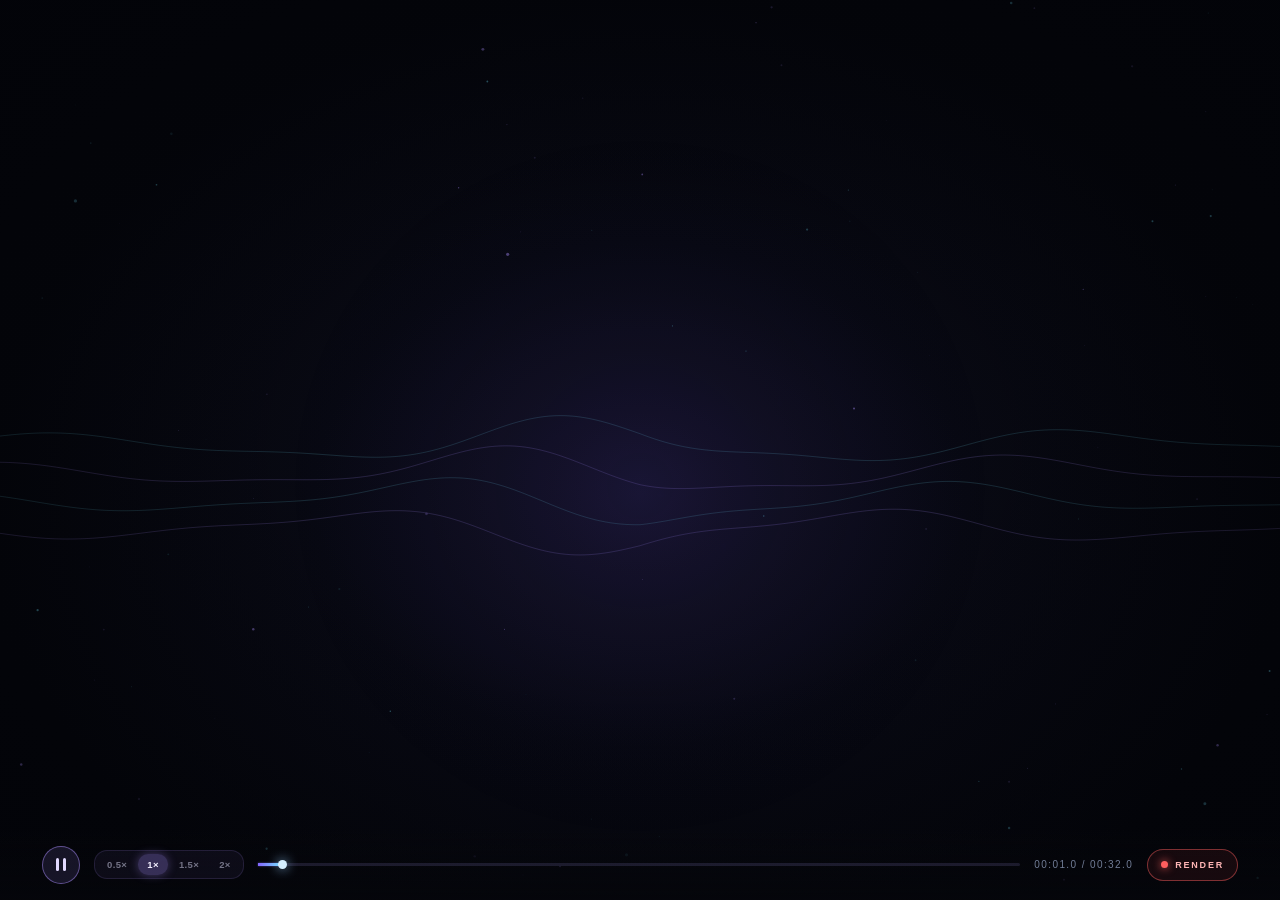
<file: thero-1-pulsar.html>
<!doctype html>
<html lang="en">
<head>
<meta charset="utf-8">
<meta name="viewport" content="width=device-width,initial-scale=1,viewport-fit=cover">
<meta name="theme-color" content="#05060b">
<title>Thero-1 Pulsar — Motion Reel</title>
<style>
  :root{
    color-scheme:dark;
    --bg:#05060b; --ink:#f4f5ff; --muted:#969ab2;
    --violet:#a78bfa; --cyan:#71e5ff;
  }
  *{ box-sizing:border-box; }
  html,body{ margin:0; width:100%; height:100%; overflow:hidden; background:var(--bg); color:var(--ink);
    font-family: Inter,-apple-system,BlinkMacSystemFont,"SF Pro Display","Segoe UI",sans-serif; }

  /* dvh + no min-height + safe-area padding for notched phones */
  #scene{
    position:relative; width:100vw;
    height:100vh; height:100dvh;
    min-height:0; overflow:hidden;
    background:radial-gradient(ellipse at 50% 55%,#15132b 0%,#090a14 36%,#05060b 72%);
  }

  #particles,#waves,#grain{ position:absolute; inset:0; width:100%; height:100%; pointer-events:none; }
  #particles{ z-index:1; } #waves{ z-index:2; opacity:.85; } #grain{ z-index:3; opacity:.08; mix-blend-mode:soft-light; }

  .vignette{ position:absolute; inset:0; z-index:4; pointer-events:none;
    background:radial-gradient(ellipse at center,transparent 34%,rgba(2,3,8,.5) 100%); }

  /* stage (JS camera) */
  .stage{ position:absolute; inset:0; z-index:6; pointer-events:none;
    transform-origin:50% 50%; will-change:transform; }

  /* content — padding accounts for HUD at bottom */
  .content{
    position:absolute; inset:0;
    padding:
      calc(env(safe-area-inset-top, 0px) + 6vh)
      6vw
      calc(env(safe-area-inset-bottom, 0px) + 96px);
  }

  /* slides */
  .slide{ position:absolute; inset:0; display:flex; align-items:center; justify-content:center;
    flex-direction:column; gap:clamp(12px,2vh,24px); text-align:center;
    opacity:0; visibility:hidden; will-change:opacity,transform,filter; }

  .eyebrow{ font-size:clamp(10px,1vw,14px); font-weight:600; letter-spacing:.32em; text-transform:uppercase;
    color:var(--cyan); text-shadow:0 0 24px #71e5ff55; will-change:opacity,transform;
    display:inline-flex; align-items:center; justify-content:center; gap:11px; }
  .eyebrow::before,
  .eyebrow::after{
    content:""; height:1px; width:26px;
    background:linear-gradient(90deg,transparent,rgba(113,229,255,.8));
    transform:scaleX(var(--ls,0));
  }
  .eyebrow::before{ transform-origin:right center; }
  .eyebrow::after{ transform-origin:left center; }

  h1,h2,p{ margin:0; }
  h1{ font-size:clamp(54px,10.8vw,164px); line-height:.86; letter-spacing:-.085em; font-weight:680; }
  h2{ font-size:clamp(42px,7vw,104px); line-height:.92; letter-spacing:-.075em; font-weight:640; }
  .line{ display:block; overflow:hidden; padding:.03em .08em .12em; }
  .line>span{ display:block; will-change:transform; transform-origin:center bottom; }
  .sub{ font-size:clamp(12px,1.35vw,19px); letter-spacing:.04em; color:#a8abc0; line-height:1.6; max-width:680px;
    will-change:opacity,transform; }
  .accent{ background:linear-gradient(100deg,#f8f8ff 5%,#bca8ff 48%,#71e5ff 95%);
    -webkit-background-clip:text; background-clip:text; color:transparent; }

  /* pill */
  .pill{ display:inline-flex; align-items:center; gap:9px; border:1px solid rgba(167,139,250,.22);
    background:rgba(167,139,250,.06); border-radius:999px; padding:9px 15px; color:#d9d8ee;
    font-size:10.5px; letter-spacing:.14em; text-transform:uppercase; backdrop-filter:blur(14px);
    will-change:opacity,transform; }
  .pill i{ display:block; width:6px; height:6px; border-radius:50%; background:var(--cyan); box-shadow:0 0 12px var(--cyan); }

  /* orb */
  .orb-wrap{ height:min(26vh,220px); aspect-ratio:1; margin-bottom:-1vh; position:relative; display:grid; place-items:center; }
  .orb-scale{ display:grid; place-items:center; will-change:transform,opacity; }
  .orb{ width:min(20vh,175px); height:min(20vh,175px); border-radius:50%; position:relative;
    background:radial-gradient(circle at 35% 28%,#f3efff 0%,#b6a2ff 5%,#6b4cff 18%,#24175b 43%,#080914 69%);
    box-shadow:inset -16px -22px 45px #02020a,0 0 45px #8463ff44,0 0 110px #7048ff22;
    animation:orbFloat 5s ease-in-out infinite; }
  .orb:before{ content:""; position:absolute; inset:-18%; border:1px solid #a995ff66; border-radius:50%;
    transform:rotateX(67deg) rotateZ(-20deg); box-shadow:0 0 22px #9b7aff25; }
  @keyframes orbFloat{ 0%,100%{ transform:translateY(0); } 50%{ transform:translateY(-10px); } }

  /* word rows */
  .word-row{ display:flex; gap:clamp(12px,3vw,44px); flex-wrap:wrap; justify-content:center; }
  .word-row span{ font-size:clamp(24px,4vw,58px); letter-spacing:-.06em; font-weight:600;
    opacity:0; will-change:opacity,transform; }
  .word-row span:nth-child(2){ color:#b8a3ff; }
  .word-row span:nth-child(3){ color:#80e9ff; }

  /* metrics */
  .metrics{ display:flex; gap:clamp(24px,5vw,72px); margin-top:8px; }
  .metric{ text-align:center; will-change:opacity,transform; }
  .metric strong{ display:block; font-size:clamp(20px,3vw,42px); font-weight:620; letter-spacing:-.06em; }
  .metric small{ display:block; margin-top:4px; font-size:9.5px; color:#8589a5; letter-spacing:.2em; text-transform:uppercase; }

  /* blackout */
  .blackout{ position:absolute; inset:0; z-index:40; background:#000; pointer-events:none; opacity:1; }

  /* ---------- HUD ---------- */
  .hud{
    position:absolute; left:0; right:0; bottom:0; z-index:60;
    display:flex; align-items:center; gap:clamp(8px,1.4vw,14px);
    padding:
      clamp(10px,1.8vh,18px)
      calc(env(safe-area-inset-right, 0px) + clamp(14px,3.5vw,42px))
      calc(env(safe-area-inset-bottom, 0px) + clamp(10px,1.8vh,18px))
      calc(env(safe-area-inset-left, 0px) + clamp(14px,3.5vw,42px));
    background:linear-gradient(0deg,rgba(5,6,11,.92),rgba(5,6,11,.4) 55%,rgba(5,6,11,0));
    pointer-events:auto;
  }

  .play{ flex:0 0 auto; width:38px; height:38px; border-radius:50%; display:grid; place-items:center; cursor:pointer;
    border:1px solid rgba(167,139,250,.5); background:rgba(167,139,250,.12); color:#e2d9ff;
    transition:background .2s, border-color .2s, transform .15s; padding:0; font-family:inherit; }
  .play:hover{ background:rgba(167,139,250,.25); border-color:rgba(167,139,250,.85); }
  .play:active{ transform:scale(.94); }
  .play .bars{ display:flex; gap:3.5px; }
  .play .bars i{ display:block; width:3.5px; height:13px; border-radius:1.5px; background:currentColor; }
  .play .tri{ display:none; width:0; height:0; margin-left:3px;
    border-left:12px solid currentColor; border-top:7.5px solid transparent; border-bottom:7.5px solid transparent; }
  .play.is-paused .bars{ display:none; }
  .play.is-paused .tri{ display:block; }

  .speed-ctrl{ flex:0 0 auto; display:flex; align-items:center; gap:2px;
    padding:3px; border-radius:13px;
    background:rgba(167,139,250,.06); border:1px solid rgba(167,139,250,.14); }
  .speed-ctrl button{ padding:5px 9px; border-radius:10px; border:none; background:none;
    color:rgba(200,200,225,.55); font-size:9.5px; letter-spacing:.04em; font-weight:650;
    font-family:inherit; cursor:pointer; white-space:nowrap;
    transition:background .2s, color .2s; }
  .speed-ctrl button:hover{ color:#e2d9ff; }
  .speed-ctrl button.active{ background:rgba(167,139,250,.28); color:#f4f0ff;
    box-shadow:0 0 10px rgba(167,139,250,.35); }

  .track{ position:relative; flex:1; height:20px; display:flex; align-items:center; cursor:pointer; touch-action:none; min-width:60px; }
  .track::before{ content:""; position:absolute; left:0; right:0; height:3px; border-radius:2px; background:rgba(150,140,220,.16); }
  .fill{ position:absolute; left:0; right:0; height:3px; border-radius:2px; transform:scaleX(0); transform-origin:left center;
    background:linear-gradient(90deg,#8465ff,#71e5ff); box-shadow:0 0 12px rgba(130,120,255,.6); }
  .knob{ position:absolute; top:50%; left:0; width:9px; height:9px; margin:-4.5px 0 0 -4.5px; border-radius:50%;
    background:#d4eeff; box-shadow:0 0 12px rgba(150,205,255,.9); }

  .tc{ flex:0 0 auto; font-size:10px; letter-spacing:.14em; color:rgba(160,175,210,.7);
    font-variant-numeric:tabular-nums; white-space:nowrap; }

  .render{ flex:0 0 auto; display:inline-flex; align-items:center; gap:7px; height:32px; padding:0 13px;
    border-radius:16px; cursor:pointer; border:1px solid rgba(255,95,95,.45);
    background:rgba(255,80,80,.08); color:#ffb6b6;
    font-size:9px; letter-spacing:.2em; text-transform:uppercase; font-weight:650;
    font-family:inherit; white-space:nowrap;
    transition:background .2s, border-color .2s, transform .15s, color .2s; }
  .render:hover{ background:rgba(255,80,80,.18); border-color:rgba(255,95,95,.75); color:#ffd6d6; }
  .render:active{ transform:scale(.96); }
  .render .dot{ width:7px; height:7px; border-radius:50%; background:#ff5f5f; box-shadow:0 0 9px #ff5f5f; }
  .render.recording{ background:rgba(255,60,60,.22); color:#fff; border-color:rgba(255,90,90,.9); }
  .render.recording .dot{ background:#ff2b2b; box-shadow:0 0 10px #ff2b2b; animation:pulse 1s ease-in-out infinite; }
  .render.saved{ border-color:rgba(120,235,175,.6); background:rgba(80,220,150,.12); color:#b8f5d5; }
  .render.saved .dot{ background:#6ef0a8; box-shadow:0 0 9px #6ef0a8; }
  @keyframes pulse{ 0%,100%{ opacity:1; } 50%{ opacity:.35; } }

  .hud.recording{ opacity:0; pointer-events:none; transition:opacity .35s ease; }

  /* ---------- MOBILE ---------- */
  @media (max-width:720px){
    .speed-ctrl button{ padding:4px 7px; font-size:9px; }
    .tc{ font-size:9px; }
    .render{ padding:0 10px; font-size:8.5px; letter-spacing:.14em; }
  }
  @media (max-width:520px){
    .speed-ctrl{ display:none; }
    .content{ padding-top:calc(env(safe-area-inset-top, 0px) + 6vh);
              padding-bottom:calc(env(safe-area-inset-bottom, 0px) + 90px); }
    h1{ font-size:clamp(44px, 14vw, 96px); }
    h2{ font-size:clamp(34px, 10vw, 76px); }
  }

  /* portrait phone — plenty of height */
  @media (orientation:portrait) and (max-width:560px){
    .eyebrow{ font-size:9px; letter-spacing:.26em; }
    .eyebrow::before,.eyebrow::after{ width:18px; }
    .sub{ font-size:11px; max-width:88vw; }
  }

  /* landscape phone — the critical fix */
  @media (orientation:landscape) and (max-height:540px){
    #scene{ height:100dvh; min-height:0; }
    .content{
      padding-top:calc(env(safe-area-inset-top, 0px) + 12px);
      padding-left:calc(env(safe-area-inset-left, 0px) + 24px);
      padding-right:calc(env(safe-area-inset-right, 0px) + 24px);
      padding-bottom:calc(env(safe-area-inset-bottom, 0px) + 62px);
    }
    .slide{ gap:8px; }
    .eyebrow{ font-size:9px; letter-spacing:.24em; margin-bottom:0; }
    .eyebrow::before,.eyebrow::after{ width:18px; }
    h1{ font-size:clamp(28px, 6vw, 58px); }
    h2{ font-size:clamp(22px, 5vw, 48px); }
    .line{ padding:.02em .06em .06em; }
    .sub{ font-size:10.5px; line-height:1.5; max-width:80vw; }
    .orb-wrap{ height:min(22vh, 120px); margin-bottom:0; }
    .orb{ width:min(18vh, 100px); height:min(18vh, 100px); }
    .word-row{ gap:14px; }
    .word-row span{ font-size:clamp(18px, 3.4vw, 34px); }
    .metrics{ gap:16px; margin-top:2px; }
    .metric strong{ font-size:clamp(14px, 2.4vw, 24px); }
    .metric small{ font-size:8px; margin-top:1px; }
    .pill{ padding:5px 11px; font-size:8.5px; }
    .hud{ padding-top:6px; padding-bottom:calc(env(safe-area-inset-bottom, 0px) + 6px); }
    .play{ width:32px; height:32px; }
    .play .bars i{ height:11px; }
    .play .tri{ border-left:10px solid currentColor; border-top:6.5px solid transparent; border-bottom:6.5px solid transparent; }
    .tc{ font-size:8.5px; letter-spacing:.1em; }
    .speed-ctrl button{ padding:3px 6px; font-size:8px; }
    .render{ height:28px; padding:0 9px; font-size:8px; }
  }
</style>
</head>
<body>
<main id="scene" aria-label="Thero-1 Pulsar animated presentation">

  <canvas id="particles"></canvas>
  <canvas id="waves"></canvas>
  <canvas id="grain"></canvas>
  <div class="vignette"></div>

  <div class="stage" id="stage">
    <div class="content">

      <!-- 1 · title with Lothera Intelligence eyebrow -->
      <section class="slide" id="slide1">
        <div class="eyebrow identity" id="identityEyebrow">Lothera Intelligence</div>
        <h1>
          <span class="line"><span>THERO-1</span></span>
          <span class="line"><span class="accent">PULSAR.</span></span>
        </h1>
        <p class="sub">A new pulse of intelligence.</p>
      </section>

      <!-- 2 · smaller sharper -->
      <section class="slide" id="slide2">
        <div class="orb-wrap"><div class="orb-scale"><div class="orb"></div></div></div>
        <div class="eyebrow">Compact by design. Ready for more.</div>
        <h2>
          <span class="line"><span>SMALLER.</span></span>
          <span class="line"><span class="accent">SHARPER.</span></span>
        </h2>
      </section>

      <!-- 3 · 9B -->
      <section class="slide" id="slide3">
        <div class="pill"><i></i> BUILT ON QWEN3.5</div>
        <h1 class="accent"><span class="line"><span>9B</span></span></h1>
        <p class="sub">A capable foundation for the next wave of local AI.</p>
        <div class="metrics">
          <div class="metric"><strong>TEXT</strong><small>Language</small></div>
          <div class="metric"><strong>VISION</strong><small>Multimodal</small></div>
          <div class="metric"><strong>TOOLS</strong><small>Action</small></div>
        </div>
      </section>

      <!-- 4 · text vision context -->
      <section class="slide" id="slide4">
        <div class="orb-wrap"><div class="orb-scale"><div class="orb"></div></div></div>
        <div class="eyebrow">Beyond a single input</div>
        <div class="word-row"><span>TEXT.</span><span>VISION.</span><span>CONTEXT.</span></div>
        <p class="sub">Understand more of the world around the prompt.</p>
      </section>

      <!-- 5 · think beyond -->
      <section class="slide" id="slide5">
        <div class="eyebrow">From intent to outcome</div>
        <h2>
          <span class="line"><span>THINK</span></span>
          <span class="line"><span class="accent">BEYOND.</span></span>
        </h2>
        <p class="sub">Reason through the problem. Build toward the answer.</p>
      </section>

      <!-- 6 · reason create build -->
      <section class="slide" id="slide6">
        <div class="word-row"><span>REASON.</span><span>CREATE.</span><span>BUILD.</span></div>
        <p class="sub">One model. More ways to make an idea real.</p>
        <div class="pill"><i></i> THERO-1 PULSAR</div>
      </section>

      <!-- 7 · made to move -->
      <section class="slide" id="slide7">
        <div class="eyebrow">The next pulse</div>
        <h2>
          <span class="line"><span>MADE TO</span></span>
          <span class="line"><span class="accent">MOVE YOU.</span></span>
        </h2>
        <p class="sub">Thero-1 Pulsar · Lothera Intelligence</p>
      </section>

      <!-- 8 · intelligence in motion -->
      <section class="slide" id="slide8">
        <div class="orb-wrap"><div class="orb-scale"><div class="orb"></div></div></div>
        <h2>
          <span class="line"><span>INTELLIGENCE,</span></span>
          <span class="line"><span class="accent">IN MOTION.</span></span>
        </h2>
        <div class="eyebrow">THERO-1 PULSAR</div>
      </section>

    </div>
  </div>

  <div class="blackout" id="blackout"></div>

  <div class="hud" id="hud">
    <button class="play" id="play" type="button" aria-label="Play / Pause">
      <span class="bars"><i></i><i></i></span>
      <span class="tri"></span>
    </button>
    <div class="speed-ctrl" id="speedCtrl" role="group" aria-label="Playback speed">
      <button data-speed="0.5" type="button">0.5×</button>
      <button data-speed="1" class="active" type="button">1×</button>
      <button data-speed="1.5" type="button">1.5×</button>
      <button data-speed="2" type="button">2×</button>
    </div>
    <div class="track" id="track">
      <div class="fill" id="fill"></div>
      <div class="knob" id="knob"></div>
    </div>
    <div class="tc" id="tc">00:00.0 / 00:32.0</div>
    <button class="render" id="render" type="button" aria-label="Render video">
      <span class="dot"></span><span class="label">Render</span>
    </button>
  </div>

</main>

<script>
(() => {
'use strict';

const REF_DUR = 32.0;
let speed = 1;

const SLIDES = [
  { id: 'slide1', tIn: 1.5,  tOut: 5.5  },
  { id: 'slide2', tIn: 5.0,  tOut: 9.0  },
  { id: 'slide3', tIn: 8.5,  tOut: 12.5 },
  { id: 'slide4', tIn: 12.0, tOut: 16.0 },
  { id: 'slide5', tIn: 15.5, tOut: 19.5 },
  { id: 'slide6', tIn: 19.0, tOut: 23.0 },
  { id: 'slide7', tIn: 22.5, tOut: 26.5 },
  { id: 'slide8', tIn: 26.0, tOut: 30.0 }
];

const PUNCHES = [1.5, 5.0, 8.5, 12.0, 15.5, 19.0, 22.5, 26.0];

const clamp01 = v => v < 0 ? 0 : v > 1 ? 1 : v;
const win  = (t, a, b) => clamp01((t - a) / Math.max(1e-4, b - a));
const lerp = (a, b, p) => a + (b - a) * p;
const ease = {
  out3 : p => 1 - Math.pow(1 - p, 3),
  out4 : p => 1 - Math.pow(1 - p, 4),
  inOutQuart: p => p < .5 ? 8*p*p*p*p : 1 - Math.pow(-2*p + 2, 4) / 2
};
const bump = (t, c, w) => Math.exp(-Math.pow((t - c) / w, 2));

const $ = id => document.getElementById(id);
const els = {
  scene: $('scene'),
  stage: $('stage'),
  blackout: $('blackout'),
  hud: $('hud'), play: $('play'), track: $('track'),
  fill: $('fill'), knob: $('knob'), tc: $('tc'),
  render: $('render'), renderLabel: document.querySelector('#render .label'),
  speedCtrl: $('speedCtrl'),
  identityEyebrow: $('identityEyebrow')
};

const slideEls = SLIDES.map(s => {
  const el = document.getElementById(s.id);
  return {
    ...s,
    el,
    eyebrow: el.querySelector('.eyebrow'),
    lines:    [...el.querySelectorAll('.line > span')],
    words:    [...el.querySelectorAll('.word-row span')],
    orbScale: el.querySelector('.orb-scale'),
    metrics:  [...el.querySelectorAll('.metric')],
    pill:     el.querySelector('.pill'),
    sub:      el.querySelector('.sub')
  };
});

/* ---------------- CANVASES ---------------- */
const pc = $('particles'), wc = $('waves'), gc = $('grain');
const pctx = pc.getContext('2d'), wctx = wc.getContext('2d'), gctx = gc.getContext('2d');
let W = 0, H = 0, D = 1;
let particles = [];
let energy = 0.35;

function buildParticles() {
  const n = Math.min(110, Math.floor(W * H / 12000));
  particles = Array.from({ length: n }, () => ({
    x: Math.random() * W, y: Math.random() * H,
    z: 0.3 + Math.random() * 0.9,
    r: 0.3 + Math.random() * 1.2,
    phase: Math.random() * 6.28
  }));
}

function buildGrain() {
  const sw = 160, sh = 90;
  gc.width = sw; gc.height = sh;
  const im = gctx.createImageData(sw, sh);
  for (let i = 0; i < im.data.length; i += 4) {
    const n = Math.random() * 255;
    im.data[i] = im.data[i+1] = im.data[i+2] = n;
    im.data[i+3] = Math.random() * 40;
  }
  gctx.putImageData(im, 0, 0);
  gc.style.width = '100%'; gc.style.height = '100%';
}

function resize() {
  D = Math.min(window.devicePixelRatio || 1, 2);
  W = els.scene.clientWidth;
  H = els.scene.clientHeight;
  [pc, wc].forEach(c => {
    c.width = W * D; c.height = H * D;
    c.style.width = W + 'px'; c.style.height = H + 'px';
  });
  pctx.setTransform(D, 0, 0, D, 0, 0);
  wctx.setTransform(D, 0, 0, D, 0, 0);
  buildParticles();
  buildGrain();
}

function drawScene(now) {
  const t = now * 0.00025;
  pctx.clearRect(0, 0, W, H);
  const bright = 0.55 + energy * 0.45;
  for (const q of particles) {
    q.x += Math.sin(t + q.phase) * q.z * 0.22;
    q.y -= q.z * 0.2 * (0.6 + energy * 0.8);
    if (q.y < -4) { q.y = H + 4; q.x = Math.random() * W; }
    const pulse = 0.5 + 0.5 * Math.sin(now * 0.001 + q.phase);
    const a = (0.12 + 0.45 * pulse) * bright;
    const useViolet = q.phase % 2 < 1;
    pctx.beginPath();
    pctx.fillStyle = useViolet
      ? `rgba(167,139,250,${a.toFixed(3)})`
      : `rgba(113,229,255,${a.toFixed(3)})`;
    pctx.arc(q.x, q.y, q.r * q.z, 0, Math.PI * 2);
    pctx.fill();
  }

  wctx.clearRect(0, 0, W, H);
  const cx = W * 0.5, cy = H * 0.54;
  const amp = 0.85 + energy * 0.4;
  for (let k = 0; k < 4; k++) {
    wctx.beginPath();
    for (let x = 0; x <= W; x += 5) {
      const nx = (x - cx) / W;
      const envelope = Math.exp(-Math.abs(nx) * 2.4);
      const y = cy + (k - 1.5) * 28
        + Math.sin(x * 0.012 + t * 13 + k * 0.9) * 24 * envelope * amp
        + Math.sin(x * 0.025 - t * 8 + k) * 8 * envelope * amp;
      if (x === 0) wctx.moveTo(x, y); else wctx.lineTo(x, y);
    }
    wctx.strokeStyle = k % 2
      ? `rgba(167,139,250,${(0.16 + energy * 0.12).toFixed(3)})`
      : `rgba(113,229,255,${(0.13 + energy * 0.1).toFixed(3)})`;
    wctx.lineWidth = 1;
    wctx.stroke();
  }
  const glow = wctx.createRadialGradient(cx, cy, 0, cx, cy, Math.min(W, H) * 0.42);
  glow.addColorStop(0, `rgba(119,83,255,${(0.04 + energy * 0.05).toFixed(3)})`);
  glow.addColorStop(1, 'rgba(0,0,0,0)');
  wctx.fillStyle = glow;
  wctx.fillRect(0, 0, W, H);
}

/* ---------------- CAMERA ---------------- */
function punchAt(t) {
  let s = 1;
  for (const p of PUNCHES) {
    const q = win(t, p, p + 0.4);
    if (q > 0 && q < 1) s += Math.sin(Math.PI * q) * 0.016;
  }
  return s;
}
function cameraAt(t) {
  return {
    dx: 2 * Math.sin(t * 0.32),
    dy: 1.5 * Math.sin(t * 0.48 + 1.0)
  };
}
function energyAt(t) {
  let E = 0.35;
  for (const p of PUNCHES) E += 0.32 * bump(t, p + 0.15, 0.8);
  return Math.min(1, E);
}

/* ---------------- SLIDE ANIMATION ---------------- */
function animateSlide(slide, t) {
  const { el } = slide;
  const dIn = 0.9, dOut = 0.7;
  const pi = ease.out4(win(t, slide.tIn, slide.tIn + dIn));
  const po = ease.inOutQuart(win(t, slide.tOut - dOut, slide.tOut));
  const op = pi * (1 - po);

  if (op < 0.01) {
    el.style.opacity = '0';
    el.style.visibility = 'hidden';
    return;
  }
  el.style.visibility = 'visible';
  el.style.opacity = op.toFixed(3);

  const y  = (1 - pi) * 30 - po * 32;
  const sc = 0.985 + pi * 0.015 - po * 0.02;
  const bl = (1 - pi) * 8 + po * 9;
  el.style.transform = `translate3d(0,${y.toFixed(2)}px,0) scale(${sc.toFixed(4)})`;
  el.style.filter = `blur(${bl.toFixed(2)}px)`;

  /* eyebrow */
  if (slide.eyebrow) {
    const p = ease.out4(win(t, slide.tIn + 0.10, slide.tIn + 0.85));
    slide.eyebrow.style.opacity = p.toFixed(3);
    slide.eyebrow.style.transform = `translateY(${((1 - p) * -12).toFixed(1)}px)`;
  }

  /* Lothera Intelligence decorative lines (slide1 only) */
  if (el.id === 'slide1') {
    const p = ease.inOutQuart(win(t, slide.tIn + 0.30, slide.tIn + 1.10));
    els.identityEyebrow.style.setProperty('--ls', p.toFixed(3));
  }

  /* lines */
  for (let i = 0; i < slide.lines.length; i++) {
    const line = slide.lines[i];
    const d = i * 0.13;
    const p = ease.out4(win(t, slide.tIn + 0.15 + d, slide.tIn + 1.15 + d));
    let extraScale = 1;
    if (el.id === 'slide3' && i === 0) extraScale = 0.72 + p * 0.28;
    const s = (0.85 + p * 0.15) * extraScale;
    line.style.transform = `translateY(${((1 - p) * 120).toFixed(2)}%) scale(${s.toFixed(3)})`;
  }

  /* word rows */
  for (let i = 0; i < slide.words.length; i++) {
    const w = slide.words[i];
    const d = i * 0.12;
    const p = ease.out4(win(t, slide.tIn + 0.25 + d, slide.tIn + 1.05 + d));
    w.style.transform = `translateY(${((1 - p) * 24).toFixed(1)}px) rotateX(${((1 - p) * -18).toFixed(2)}deg)`;
    w.style.opacity = p.toFixed(3);
  }

  /* orb */
  if (slide.orbScale) {
    const p = ease.out4(win(t, slide.tIn + 0.15, slide.tIn + 1.15));
    slide.orbScale.style.opacity = p.toFixed(3);
    slide.orbScale.style.transform = `scale(${(0.55 + p * 0.45).toFixed(3)})`;
  }

  /* metrics */
  for (let i = 0; i < slide.metrics.length; i++) {
    const m = slide.metrics[i];
    const d = i * 0.14;
    const p = ease.out4(win(t, slide.tIn + 0.55 + d, slide.tIn + 1.35 + d));
    m.style.opacity = p.toFixed(3);
    m.style.transform = `translateY(${((1 - p) * 24).toFixed(1)}px)`;
  }

  /* pill */
  if (slide.pill) {
    const p = ease.out4(win(t, slide.tIn + 0.15, slide.tIn + 1.0));
    slide.pill.style.opacity = p.toFixed(3);
    slide.pill.style.transform = `translateY(${((1 - p) * -15).toFixed(1)}px)`;
  }

  /* sub */
  if (slide.sub) {
    const p = ease.out4(win(t, slide.tIn + 0.55, slide.tIn + 1.35));
    slide.sub.style.opacity = p.toFixed(3);
    slide.sub.style.transform = `translateY(${((1 - p) * 14).toFixed(1)}px)`;
  }
}

/* ---------------- RENDER ---------------- */
function render(t) {
  const bOut = 1 - ease.out3(win(t, 0, 1.5));
  const bIn  = ease.inOutQuart(win(t, 30.5, REF_DUR));
  els.blackout.style.opacity = Math.min(1, bOut + bIn).toFixed(3);

  const cam = cameraAt(t);
  const punch = punchAt(t);
  els.stage.style.transform =
    `translate3d(${cam.dx.toFixed(2)}px,${cam.dy.toFixed(2)}px,0) scale(${punch.toFixed(4)})`;

  for (const s of slideEls) animateSlide(s, t);
}

/* ---------------- PLAYER ---------------- */
let t = 0, playing = true, dirty = true, last = 0, recording = false;

const fmt = s => {
  const m = Math.floor(s / 60);
  const sec = Math.floor(s % 60);
  const d = Math.floor((s % 1) * 10);
  return String(m).padStart(2, '0') + ':' + String(sec).padStart(2, '0') + '.' + d;
};

function updateHud() {
  const p = clamp01(t / REF_DUR);
  els.fill.style.transform = 'scaleX(' + p.toFixed(4) + ')';
  els.knob.style.left = (p * 100).toFixed(3) + '%';
  const displayT = t / speed;
  const displayTotal = REF_DUR / speed;
  els.tc.textContent = fmt(displayT) + ' / ' + fmt(displayTotal);
}

function loop(now) {
  requestAnimationFrame(loop);
  if (!last) last = now;
  const dt = Math.min((now - last) / 1000, 0.05);
  last = now;

  if (playing) {
    t += dt * speed;
    if (t >= REF_DUR) {
      t = REF_DUR;
      playing = false;
      els.play.classList.add('is-paused');
      dirty = true;
    }
  }

  if (playing || dirty) {
    render(t);
    energy = energyAt(t);
    drawScene(now);
    updateHud();
    dirty = false;
  }
}

function toggle() {
  if (recording) return;
  if (t >= REF_DUR - 0.001) { t = 0; dirty = true; }
  playing = !playing;
  last = 0;
  els.play.classList.toggle('is-paused', !playing);
  dirty = true;
}

function seek(clientX) {
  if (recording) return;
  const r = els.track.getBoundingClientRect();
  const p = clamp01((clientX - r.left) / r.width);
  t = p * REF_DUR;
  if (t >= REF_DUR) { playing = false; els.play.classList.add('is-paused'); }
  dirty = true;
}

els.play.addEventListener('click', () => { toggle(); els.play.blur(); });

els.speedCtrl.addEventListener('click', e => {
  const btn = e.target.closest('button');
  if (!btn) return;
  const s = parseFloat(btn.dataset.speed);
  if (!isNaN(s)) {
    speed = s;
    [...els.speedCtrl.querySelectorAll('button')].forEach(b => b.classList.toggle('active', b === btn));
    dirty = true;
  }
});

let dragging = false;
els.track.addEventListener('pointerdown', e => {
  dragging = true;
  els.track.setPointerCapture(e.pointerId);
  seek(e.clientX);
});
els.track.addEventListener('pointermove', e => { if (dragging) seek(e.clientX); });
els.track.addEventListener('pointerup', () => { dragging = false; });
els.track.addEventListener('pointercancel', () => { dragging = false; });

window.addEventListener('keydown', e => {
  const tag = (e.target && e.target.tagName) || '';
  if (tag === 'BUTTON' || tag === 'INPUT' || tag === 'TEXTAREA' || tag === 'SELECT') return;
  if (e.code === 'Space') { e.preventDefault(); toggle(); }
  else if (e.code === 'ArrowRight') { t = Math.min(REF_DUR, t + 1); dirty = true; }
  else if (e.code === 'ArrowLeft')  { t = Math.max(0, t - 1);  dirty = true; }
  else if (e.code === 'KeyR') { t = 0; playing = true; els.play.classList.remove('is-paused'); last = 0; dirty = true; }
});

document.addEventListener('visibilitychange', () => {
  if (document.hidden) { last = 0; }
  else { last = 0; dirty = true; }
});

function onResize() { resize(); dirty = true; }
window.addEventListener('resize', onResize, { passive: true });
window.addEventListener('orientationchange', () => setTimeout(onResize, 150));

/* ---------------- RECORD ---------------- */
function pickMime() {
  const list = [
    'video/webm;codecs=vp9',
    'video/webm;codecs=vp8',
    'video/webm',
    'video/mp4;codecs=h264',
    'video/mp4'
  ];
  for (const m of list) {
    if (typeof MediaRecorder !== 'undefined' && MediaRecorder.isTypeSupported(m)) return m;
  }
  return '';
}

async function startRender() {
  if (recording) return;
  if (!navigator.mediaDevices || !navigator.mediaDevices.getDisplayMedia) {
    alert('Recording is not supported in this browser. Try Chrome, Edge, or Firefox on desktop.');
    return;
  }
  const mime = pickMime();
  if (!mime) { alert('No supported recording format in this browser.'); return; }

  let stream;
  try {
    stream = await navigator.mediaDevices.getDisplayMedia({
      video: { frameRate: 60 }, audio: false,
      preferCurrentTab: true, selfBrowserSurface: 'include', surfaceSwitching: 'exclude'
    });
  } catch (err) { return; }

  const videoTrack = stream.getVideoTracks()[0];
  if (!videoTrack) { stream.getTracks().forEach(tr => tr.stop()); return; }

  const chunks = [];
  let rec;
  try {
    rec = new MediaRecorder(stream, { mimeType: mime, videoBitsPerSecond: 12_000_000 });
  } catch (err) {
    alert('Could not start the recorder in this browser.');
    stream.getTracks().forEach(tr => tr.stop());
    return;
  }

  rec.ondataavailable = e => { if (e.data && e.data.size) chunks.push(e.data); };

  rec.onstop = () => {
    stream.getTracks().forEach(tr => tr.stop());
    recording = false;
    els.hud.classList.remove('recording');
    els.render.classList.remove('recording');
    els.render.classList.add('saved');
    els.renderLabel.textContent = 'Saved';
    setTimeout(() => {
      els.render.classList.remove('saved');
      els.renderLabel.textContent = 'Render';
    }, 2200);

    t = 0;
    playing = true;
    last = 0;
    dirty = true;
    els.play.classList.remove('is-paused');

    if (!chunks.length) return;
    const type = mime.split(';')[0];
    const ext  = type.includes('mp4') ? 'mp4' : 'webm';
    const blob = new Blob(chunks, { type });
    const url  = URL.createObjectURL(blob);
    const a    = document.createElement('a');
    a.href = url;
    a.download = 'thero-1-pulsar-promo.' + ext;
    document.body.appendChild(a);
    a.click();
    a.remove();
    setTimeout(() => URL.revokeObjectURL(url), 1500);
  };

  recording = true;
  els.render.classList.add('recording');
  els.renderLabel.textContent = 'REC';
  els.hud.classList.add('recording');

  t = 0;
  last = 0;
  dirty = true;
  playing = true;
  els.play.classList.remove('is-paused');

  videoTrack.addEventListener('ended', () => {
    if (recording && rec.state !== 'inactive') rec.stop();
  });

  rec.start(100);

  const checkDone = () => {
    if (!recording) return;
    if (t >= REF_DUR - 0.01) {
      setTimeout(() => {
        if (recording && rec.state !== 'inactive') rec.stop();
      }, 500);
      return;
    }
    requestAnimationFrame(checkDone);
  };
  requestAnimationFrame(checkDone);
}

els.render.addEventListener('click', () => { startRender(); els.render.blur(); });

/* ---------------- BOOT ---------------- */
resize();
els.play.classList.remove('is-paused');
render(0);
updateHud();
requestAnimationFrame(loop);

})();
</script>
</body>
</html>
</file>
<file: assets/site.css>
:root {
  --ink: #17201d;
  --muted: #66736f;
  --paper: #f7f3ea;
  --panel: #fffaf1;
  --line: #dfd6c7;
  --mint: #0f8f7b;
  --coral: #d95f45;
  --plum: #6a4c93;
  --gold: #e0a638;
  --sky: #2f7fb8;
  --shadow: 0 22px 60px rgba(23, 32, 29, .12);
}

* { box-sizing: border-box; }
html { scroll-behavior: smooth; }
body {
  margin: 0;
  font-family: Inter, ui-sans-serif, system-ui, -apple-system, BlinkMacSystemFont, "Segoe UI", sans-serif;
  color: var(--ink);
  background: var(--paper);
}
a { color: inherit; text-decoration: none; }
img { display: block; max-width: 100%; }
button, input, select, textarea { font: inherit; }
button { cursor: pointer; }

.topbar {
  position: sticky;
  top: 0;
  z-index: 20;
  display: flex;
  align-items: center;
  justify-content: space-between;
  gap: 16px;
  padding: 12px 22px;
  border-bottom: 1px solid rgba(23, 32, 29, .1);
  background: rgba(247, 243, 234, .88);
  backdrop-filter: blur(18px);
}
.brand {
  display: flex;
  align-items: center;
  gap: 10px;
  font-weight: 900;
  letter-spacing: .02em;
}
.brand-mark {
  width: 34px;
  height: 34px;
  display: grid;
  place-items: center;
  color: white;
  background: conic-gradient(from 130deg, var(--mint), var(--sky), var(--coral), var(--gold), var(--mint));
  border-radius: 8px;
}
.nav {
  display: flex;
  align-items: center;
  gap: 6px;
  flex-wrap: wrap;
  justify-content: center;
}
.nav a {
  min-height: 36px;
  padding: 9px 12px;
  border-radius: 7px;
  color: #35443f;
  font-size: 14px;
}
.nav a:hover, .nav a[aria-current="page"] { background: rgba(15, 143, 123, .12); color: #0c6559; }
.actions { display: flex; align-items: center; gap: 8px; }
.icon-btn, .btn {
  min-height: 40px;
  border: 1px solid rgba(23, 32, 29, .14);
  background: #fffaf1;
  color: var(--ink);
  border-radius: 8px;
  box-shadow: 0 8px 20px rgba(23, 32, 29, .06);
}
.icon-btn {
  width: 42px;
  display: grid;
  place-items: center;
  font-weight: 800;
}
.btn {
  display: inline-flex;
  align-items: center;
  justify-content: center;
  gap: 8px;
  padding: 11px 16px;
  font-weight: 800;
}
.btn.primary { border-color: #0b6c5d; background: var(--mint); color: white; }
.btn.coral { border-color: #a9402e; background: var(--coral); color: white; }
.btn.ghost { background: transparent; box-shadow: none; }
.cart-count {
  min-width: 19px;
  height: 19px;
  display: inline-grid;
  place-items: center;
  padding: 0 5px;
  border-radius: 999px;
  background: var(--coral);
  color: white;
  font-size: 11px;
  font-weight: 900;
}

.token-banner {
  display: none;
  padding: 10px 18px;
  background: #17201d;
  color: #fffaf1;
  font-size: 13px;
  text-align: center;
}
.token-banner.show { display: block; }
.token-banner input {
  width: min(320px, 70vw);
  margin: 0 7px;
  padding: 7px 9px;
  border: 1px solid rgba(255,255,255,.2);
  border-radius: 7px;
  color: white;
  background: rgba(255,255,255,.08);
}

.container { width: min(1180px, calc(100% - 34px)); margin: 0 auto; }
.hero {
  min-height: calc(100vh - 78px);
  display: grid;
  grid-template-columns: minmax(0, .95fr) minmax(320px, 1.05fr);
  align-items: center;
  gap: 40px;
  padding: 42px 0 28px;
}
.eyebrow {
  color: #0c6559;
  font-size: 12px;
  font-weight: 900;
  letter-spacing: .12em;
  text-transform: uppercase;
}
h1, h2, h3, p { margin-top: 0; }
h1 {
  margin-bottom: 16px;
  font-size: clamp(44px, 7vw, 92px);
  line-height: .92;
  letter-spacing: 0;
}
h2 { margin-bottom: 12px; font-size: clamp(30px, 4vw, 52px); line-height: 1; }
h3 { margin-bottom: 8px; font-size: 21px; }
.lead { color: var(--muted); font-size: 18px; line-height: 1.65; }
.hero-media {
  position: relative;
  min-height: 560px;
  overflow: hidden;
  border: 1px solid rgba(23, 32, 29, .12);
  border-radius: 8px;
  box-shadow: var(--shadow);
  background: #d8efe8;
}
.hero-media img {
  width: 100%;
  height: 560px;
  object-fit: cover;
}
.floating-receipt {
  position: absolute;
  left: 18px;
  right: 18px;
  bottom: 18px;
  display: grid;
  grid-template-columns: 1fr auto;
  gap: 12px;
  padding: 18px;
  border: 1px solid rgba(255,255,255,.44);
  border-radius: 8px;
  color: white;
  background: rgba(23,32,29,.74);
  backdrop-filter: blur(16px);
}
.metric-row { display: grid; grid-template-columns: repeat(4, 1fr); gap: 12px; margin: 22px 0; }
.metric {
  min-height: 96px;
  padding: 16px;
  border: 1px solid var(--line);
  border-radius: 8px;
  background: var(--panel);
}
.metric strong { display: block; font-size: 24px; }
.metric span { color: var(--muted); font-size: 13px; }

.section { padding: 54px 0; }
.split { display: grid; grid-template-columns: .8fr 1.2fr; gap: 26px; align-items: start; }
.band {
  padding: 28px;
  border-top: 1px solid var(--line);
  border-bottom: 1px solid var(--line);
  background: #e7f4ef;
}
.grid { display: grid; grid-template-columns: repeat(3, 1fr); gap: 18px; }
.grid.two { grid-template-columns: repeat(2, 1fr); }
.card {
  min-height: 100%;
  overflow: hidden;
  border: 1px solid var(--line);
  border-radius: 8px;
  background: var(--panel);
  box-shadow: 0 16px 32px rgba(23, 32, 29, .06);
}
.card-body { padding: 18px; }
.product-img { width: 100%; height: 235px; object-fit: cover; background: #dbe8e3; }
.tag {
  display: inline-flex;
  align-items: center;
  min-height: 25px;
  margin: 0 4px 6px 0;
  padding: 5px 9px;
  border-radius: 999px;
  background: rgba(106, 76, 147, .1);
  color: #4a3470;
  font-size: 12px;
  font-weight: 800;
}
.price { font-size: 24px; font-weight: 900; }
.muted { color: var(--muted); }

.toolbar {
  display: grid;
  grid-template-columns: minmax(180px, 1fr) 170px 170px;
  gap: 10px;
  margin: 20px 0;
}
.field {
  display: grid;
  gap: 6px;
  margin-bottom: 14px;
}
.field label { font-size: 12px; color: var(--muted); font-weight: 800; text-transform: uppercase; }
.input, select, textarea {
  width: 100%;
  min-height: 42px;
  padding: 10px 12px;
  border: 1px solid var(--line);
  border-radius: 8px;
  color: var(--ink);
  background: white;
}
textarea { min-height: 118px; resize: vertical; }

.notice {
  padding: 14px 16px;
  border: 1px solid rgba(47, 127, 184, .24);
  border-radius: 8px;
  background: rgba(47, 127, 184, .1);
}
.cart-line {
  display: grid;
  grid-template-columns: 86px 1fr auto;
  gap: 14px;
  align-items: center;
  padding: 14px 0;
  border-bottom: 1px solid var(--line);
}
.cart-line img { width: 86px; height: 72px; object-fit: cover; border-radius: 8px; }
.qty { display: flex; align-items: center; gap: 8px; }
.qty button { width: 32px; height: 32px; border: 1px solid var(--line); border-radius: 8px; background: white; }
.summary {
  position: sticky;
  top: 78px;
  padding: 18px;
  border: 1px solid var(--line);
  border-radius: 8px;
  background: var(--panel);
}
.summary-row { display: flex; justify-content: space-between; gap: 20px; margin: 10px 0; }
.summary-row.total { padding-top: 12px; border-top: 1px solid var(--line); font-size: 22px; font-weight: 900; }

.steps { display: grid; grid-template-columns: repeat(4, 1fr); gap: 10px; margin: 18px 0 26px; }
.step {
  min-height: 64px;
  padding: 12px;
  border: 1px solid var(--line);
  border-radius: 8px;
  background: white;
}
.step.active { border-color: var(--mint); background: rgba(15,143,123,.12); }

.stress-board {
  display: grid;
  grid-template-columns: repeat(6, minmax(105px, 1fr));
  gap: 10px;
}
.stress-tile {
  min-height: 92px;
  border: 1px solid var(--line);
  border-radius: 8px;
  background: white;
}
.stress-tile button {
  width: 100%;
  height: 100%;
  border: 0;
  border-radius: 8px;
  background: transparent;
  color: var(--ink);
  font-weight: 800;
}
.toast {
  position: fixed;
  left: 50%;
  bottom: 22px;
  z-index: 30;
  transform: translateX(-50%) translateY(18px);
  opacity: 0;
  pointer-events: none;
  max-width: min(520px, calc(100% - 28px));
  padding: 13px 16px;
  border-radius: 8px;
  background: #17201d;
  color: white;
  box-shadow: var(--shadow);
  transition: .18s ease;
}
.toast.show { opacity: 1; transform: translateX(-50%) translateY(0); }
.modal {
  position: fixed;
  inset: 0;
  z-index: 40;
  display: none;
  place-items: center;
  padding: 18px;
  background: rgba(23, 32, 29, .55);
}
.modal.open { display: grid; }
.modal-panel {
  width: min(560px, 100%);
  max-height: 90vh;
  overflow: auto;
  border-radius: 8px;
  background: var(--panel);
  box-shadow: var(--shadow);
}
.footer {
  margin-top: 50px;
  padding: 32px 0;
  border-top: 1px solid var(--line);
  color: var(--muted);
}

@media (max-width: 920px) {
  .topbar { align-items: flex-start; flex-direction: column; }
  .actions { width: 100%; justify-content: space-between; }
  .hero, .split { grid-template-columns: 1fr; }
  .hero { min-height: auto; }
  .hero-media, .hero-media img { min-height: 380px; height: 380px; }
  .metric-row, .grid, .grid.two, .steps { grid-template-columns: repeat(2, 1fr); }
  .toolbar { grid-template-columns: 1fr; }
  .stress-board { grid-template-columns: repeat(3, 1fr); }
}

@media (max-width: 600px) {
  .container { width: min(100% - 24px, 1180px); }
  .nav { justify-content: flex-start; overflow-x: auto; width: 100%; padding-bottom: 2px; }
  .nav a { white-space: nowrap; }
  .metric-row, .grid, .grid.two, .steps { grid-template-columns: 1fr; }
  .cart-line { grid-template-columns: 72px 1fr; }
  .cart-line .price { grid-column: 2; font-size: 20px; }
  .stress-board { grid-template-columns: repeat(2, 1fr); }
  .floating-receipt { grid-template-columns: 1fr; }
}
</file>
